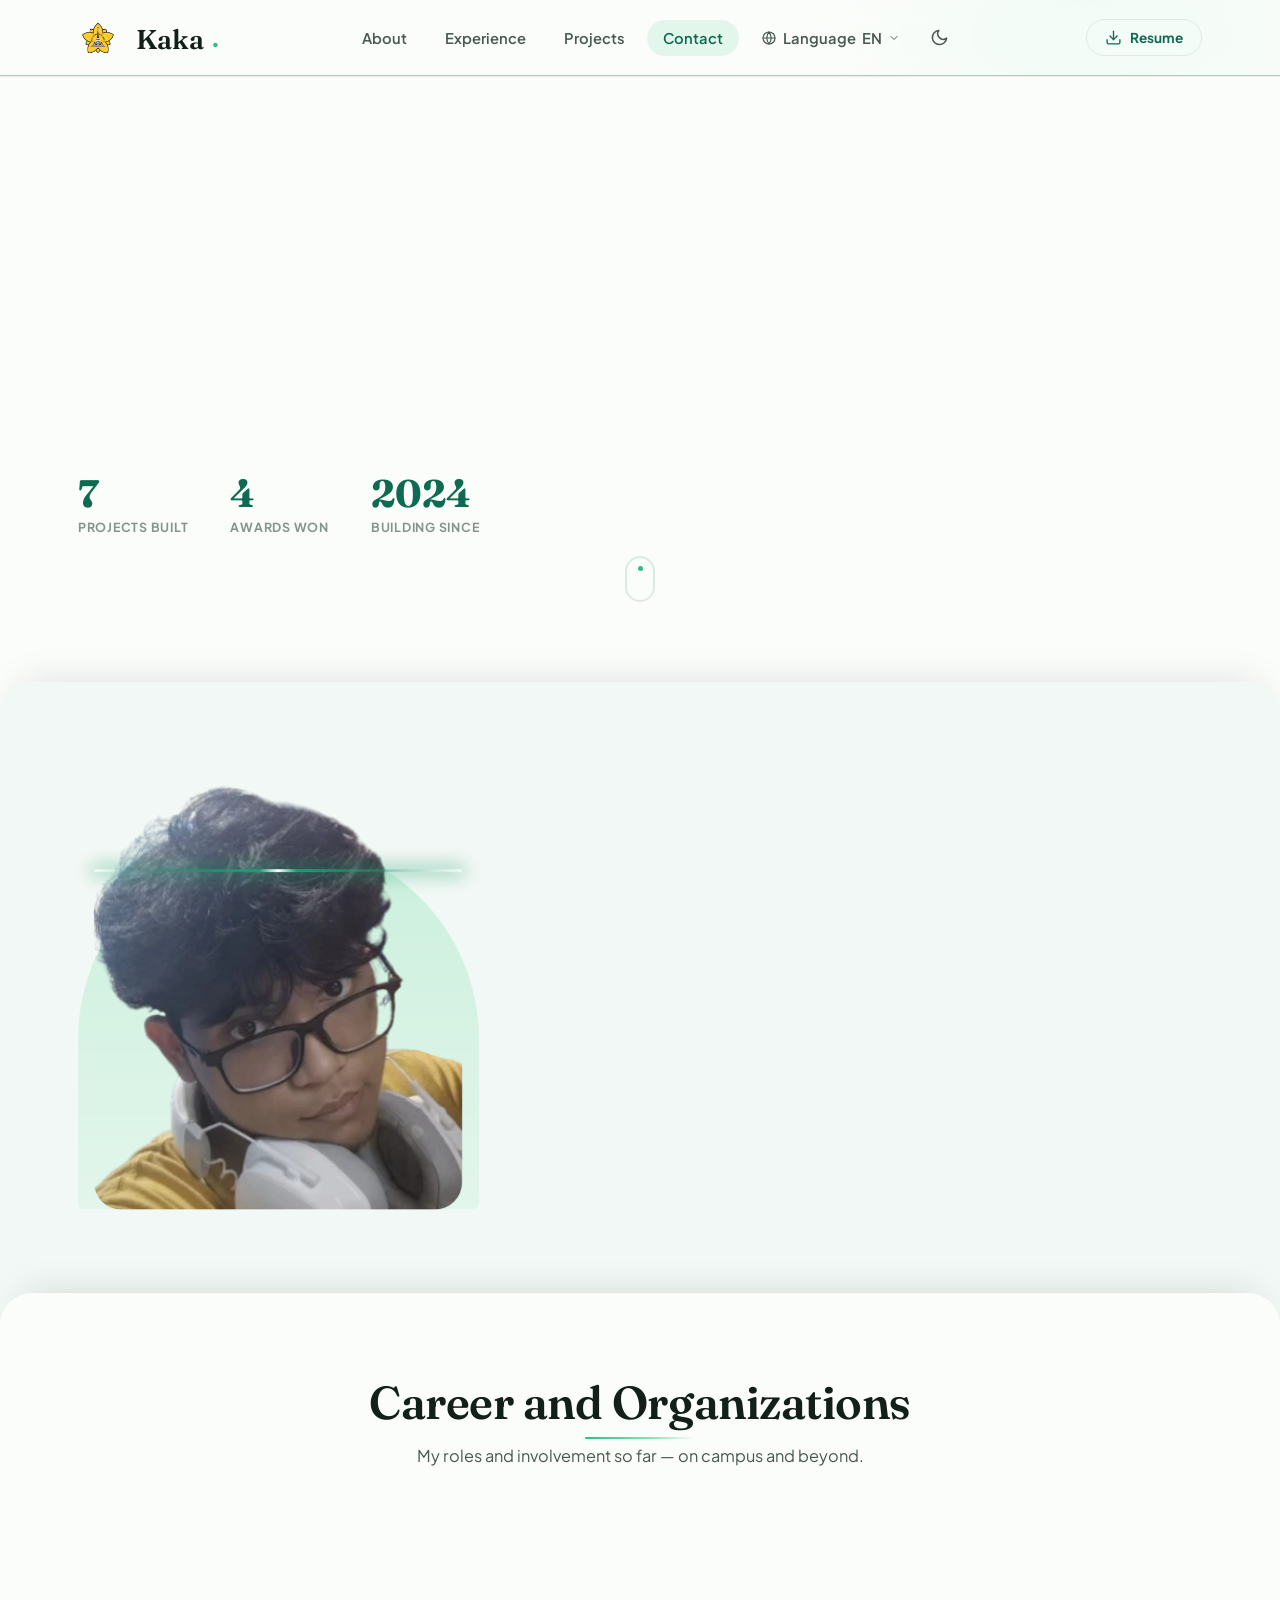
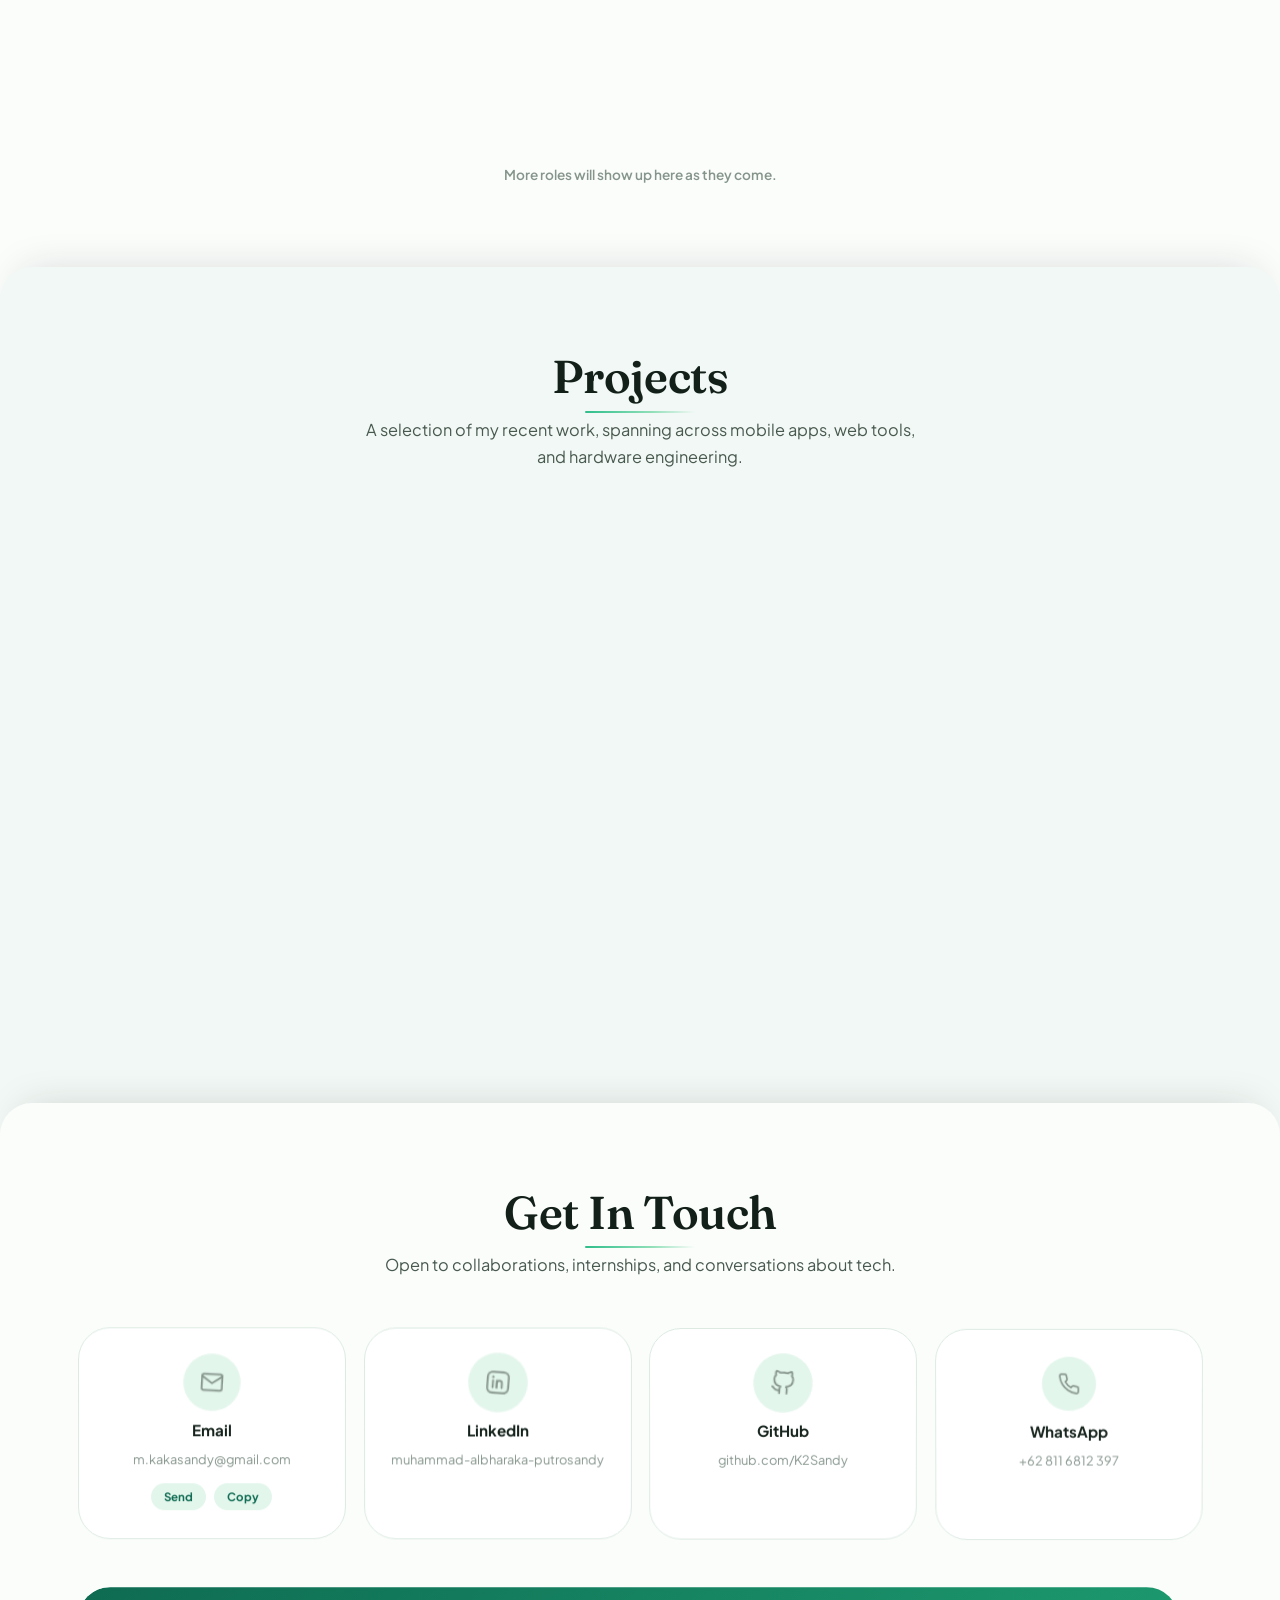
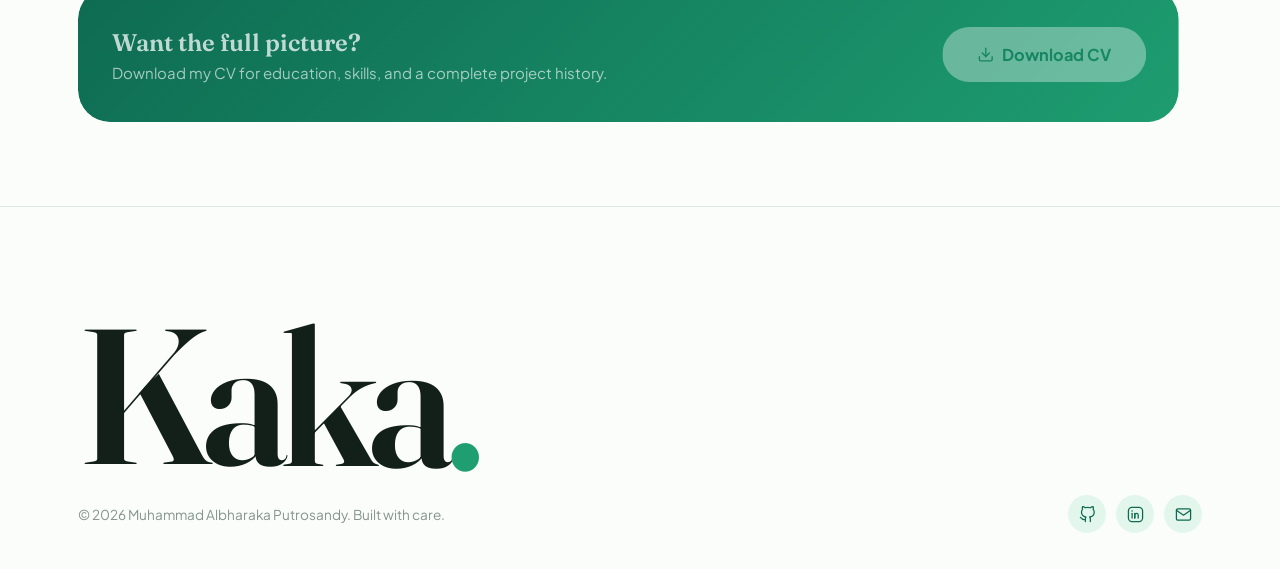
<file: index.html>
<!DOCTYPE html>
<html lang="en" class="no-js">
<head>
<meta charset="UTF-8" />
<meta name="viewport" content="width=device-width, initial-scale=1.0" />
<title>Muhammad Albharaka Putrosandy — Portfolio</title>
<meta name="description" content="Kaka — Computer Science student at Universitas Syiah Kuala building mobile, IoT, AI, and web tools with real-world impact: PulmoTriage, KawalTumbuh, ASKARA, GlucoScan, MindGuard, WindSense, and EscapeDisaster." />
<meta name="theme-color" content="#1E9E71" />
<script>try{if(localStorage.getItem("kaka-theme")==="dark")document.documentElement.setAttribute("data-theme","dark")}catch(e){}try{var sl=localStorage.getItem("kaka-lang");if(!sl){var ns=navigator.languages&&navigator.languages.length?navigator.languages:[navigator.language||"en"];for(var i=0;i<ns.length;i++){var cd=String(ns[i]).toLowerCase().split("-")[0];if(cd==="en"||cd==="id"||cd==="in"||cd==="zh"){break}if(cd==="tl"||cd==="fil"){sl="tl";break}}}if(sl==="tl")document.documentElement.classList.add("pl-tl")}catch(e){}</script>
<script>
/* Preloader gate: runs before first paint. Skips the intro on repeat visits in
   the same tab session (add ?preloader to the URL to force it while testing),
   otherwise locks scrolling until the preloader leaves. */
(function () {
  var d = document.documentElement;
  try {
    if (sessionStorage.getItem("kaka-pl") && !/[?&]preloader/.test(location.search)) {
      d.classList.add("skip-preloader");
      return;
    }
  } catch (e) {}
  d.classList.add("is-loading");
  setTimeout(function () { d.classList.remove("is-loading"); }, 10000); /* failsafe */
})();
</script>
<link rel="icon" href="data:image/svg+xml,%3Csvg xmlns='http://www.w3.org/2000/svg' viewBox='0 0 100 100'%3E%3Crect width='100' height='100' rx='24' fill='%231E9E71'/%3E%3Ctext x='50' y='69' font-size='56' font-family='Georgia,serif' fill='white' text-anchor='middle'%3EK%3C/text%3E%3C/svg%3E" />

<link rel="preconnect" href="https://fonts.googleapis.com" />
<link rel="preconnect" href="https://fonts.gstatic.com" crossorigin />
<link href="https://fonts.googleapis.com/css2?family=Fraunces:ital,opsz,wght@0,9..144,400;0,9..144,500;0,9..144,600;0,9..144,700;1,9..144,400;1,9..144,500&family=Plus+Jakarta+Sans:ital,wght@0,400;0,500;0,600;0,700;0,800;1,500&display=swap" rel="stylesheet" />

<link rel="stylesheet" href="assets/css/style.css?v=8" />
<link rel="stylesheet" href="assets/css/enhance.css?v=6" />
<link rel="stylesheet" href="assets/css/rail.css?v=5" />
<noscript><style>.preloader { display: none !important; }</style></noscript>
</head>
<body>
<!-- Preloader: hand-drawn envelope. It draws itself, then opens and slides the letter out once the page is ready. -->
<div class="preloader" id="preloader" role="status" aria-label="Loading">
  <div class="pl-bg"></div>
  <div class="pl-stage">
    <svg class="pl-svg" viewBox="0 0 240 216" aria-hidden="true">
      <g class="pl-bob">
        <!-- open flap, sits behind the letter -->
        <g class="pl-flap-open-wrap">
          <path class="pl-flap-open" d="M61 81 L120 33 L180 81.5 Z" />
        </g>

        <!-- the letter that slides out -->
        <g class="pl-letter">
          <path class="pl-paper" d="M77 92 L163 91.5 L164 156 L76 156.5 Z" />
          <rect class="pl-badge" x="84" y="99" width="19" height="19" rx="5" />
          <path class="pl-k" d="M90 103.5 L90.2 113.5 M96.5 103.2 L90.4 109 L96.8 114" />
          <path class="pl-line" d="M109 106 L152 105.4 M109 113 L141 112.6 M84 127 L154 126.4 M84 135 L148 135.6 M84 143 L128 142.6" />
        </g>

        <!-- front of the envelope + fold lines -->
        <path class="pl-front" pathLength="1" style="--t:0s; --d:.85s" d="M61 81 L180 81.5 L179 169 L120 170.5 L60 168.5 Z" />
        <path class="pl-fold" pathLength="1" d="M62 167 L120 112 L178 167" />

        <!-- closed flap, folds away when the envelope opens -->
        <g class="pl-flap-wrap">
          <path class="pl-flap" pathLength="1" style="--t:.35s; --d:.6s" d="M61 81 L120 128 L180 81.5 Z" />
        </g>
      </g>

      <!-- LOADING, drawn letter by letter -->
      <g class="pl-text pl-loading" transform="translate(0 186)">
        <path class="pl-g" pathLength="1" style="--i:0" transform="translate(60 0)"  d="M2 1 L1.5 19 L13 19.5" />
        <path class="pl-g" pathLength="1" style="--i:1" transform="translate(79 0)"  d="M7.5 1 C3 .5 1 5 1.2 10 C1.4 15 3.5 19.5 8 19.2 C12.5 19 13.5 14 13.2 9.5 C13 4.5 11 1.2 7.5 1" />
        <path class="pl-g" pathLength="1" style="--i:2" transform="translate(98 0)"  d="M1 19.5 L7.2 1 L13.5 19.2 M3.6 13 L11 12.6" />
        <path class="pl-g" pathLength="1" style="--i:3" transform="translate(118 0)" d="M2 1 L1.6 19.3 M2 1 C9 .5 13.5 4 13.2 10 C13 16 9 19.6 1.6 19.3" />
        <path class="pl-g" pathLength="1" style="--i:4" transform="translate(137 0)" d="M2 1.2 L1.8 19.4" />
        <path class="pl-g" pathLength="1" style="--i:5" transform="translate(146 0)" d="M1.5 19.5 L2 1 L12.5 19.2 L12.8 .8" />
        <path class="pl-g" pathLength="1" style="--i:6" transform="translate(165 0)" d="M12.5 4 C9 -.5 2 1 1.5 10 C1.2 17 6 20 10 19 C13 18.2 13.2 14 13 11 L7.5 11.5" />
      </g>

      <!-- HELLO! replaces it when the envelope opens -->
      <g class="pl-text pl-hello" transform="translate(0 186)">
        <path class="pl-g" pathLength="1" style="--i:0" transform="translate(70 0)"  d="M2 1 L1.6 19.5 M12.5 .8 L12.8 19.4 M1.8 10 L12.6 9.6" />
        <path class="pl-g" pathLength="1" style="--i:1" transform="translate(89 0)"  d="M12.5 1.2 L2 1.4 L1.8 19.2 L12.8 19.6 M2 10.2 L10 9.8" />
        <path class="pl-g" pathLength="1" style="--i:2" transform="translate(108 0)" d="M2 1 L1.5 19 L13 19.5" />
        <path class="pl-g" pathLength="1" style="--i:3" transform="translate(127 0)" d="M2 1 L1.5 19 L13 19.5" />
        <path class="pl-g" pathLength="1" style="--i:4" transform="translate(146 0)" d="M7.5 1 C3 .5 1 5 1.2 10 C1.4 15 3.5 19.5 8 19.2 C12.5 19 13.5 14 13.2 9.5 C13 4.5 11 1.2 7.5 1" />
        <path class="pl-g" pathLength="1" style="--i:5" transform="translate(165 0)" d="M2 1 L2 13 M2 18.2 L2.1 18.8" />
      </g>

      <!-- KUMUSTA! — shown instead of HELLO! when the saved language is Tagalog (html.pl-tl, set by the inline script in <head>) -->
      <g class="pl-text pl-hello pl-hello-tl" transform="translate(0 186)">
        <path class="pl-g" pathLength="1" style="--i:0" transform="translate(53 0)"  d="M2 1 L1.8 19.4 M12.5 1 L2.5 11 M5.5 8.2 L13 19.4" />
        <path class="pl-g" pathLength="1" style="--i:1" transform="translate(71 0)"  d="M1.8 1 L1.6 12.5 C1.6 18.5 5 19.6 7.5 19.4 C11 19.2 12.8 16.5 12.7 12 L12.6 1" />
        <path class="pl-g" pathLength="1" style="--i:2" transform="translate(89 0)"  d="M2 19.4 L2 1.2 L8.5 12.5 L15 1.2 L15 19.4" />
        <path class="pl-g" pathLength="1" style="--i:3" transform="translate(111 0)" d="M1.8 1 L1.6 12.5 C1.6 18.5 5 19.6 7.5 19.4 C11 19.2 12.8 16.5 12.7 12 L12.6 1" />
        <path class="pl-g" pathLength="1" style="--i:4" transform="translate(129 0)" d="M12 4 C10 .8 3 .8 2.3 5.2 C1.8 8.8 5.5 9.5 8 10.3 C11.5 11.4 13.4 12.8 12.6 16 C11.6 19.8 4 20 1.5 16" />
        <path class="pl-g" pathLength="1" style="--i:5" transform="translate(147 0)" d="M.8 1.5 L13.2 1.2 M7 1.3 L7.1 19.4" />
        <path class="pl-g" pathLength="1" style="--i:6" transform="translate(165 0)" d="M1 19.5 L7.2 1 L13.5 19.2 M3.6 13 L11 12.6" />
        <path class="pl-g" pathLength="1" style="--i:7" transform="translate(183 0)" d="M2 1 L2 13 M2 18.2 L2.1 18.8" />
      </g>
    </svg>
  </div>
  <!-- exit: a mint curtain sweeps up over the screen, then lifts away to reveal the page -->
  <div class="pl-curtain"></div>
</div>

<div class="scroll-progress" id="scrollProgress"></div>
<div class="bg-blobs" aria-hidden="true"><span class="b1"></span><span class="b2"></span><span class="b3"></span></div>

<header class="navbar" id="navbar">
  <div class="container nav-inner">
  <a href="#hero" class="logo"><img src="assets/img/logo-usk.webp" alt="USK logo" class="usk-logo" /><span class="brand-text">Kaka</span><span class="dot">.</span></a>
    <nav class="nav-links" id="navLinks">
      <a href="#about" class="nav-link" data-i18n="nav.about">About</a>
      <a href="#experience" class="nav-link" data-i18n="nav.experience">Experience</a>
      <a href="#projects" class="nav-link" data-i18n="nav.projects">Projects</a>
      <a href="#contact" class="nav-link" data-i18n="nav.contact">Contact</a>
      <div class="nav-tools">
        <div class="lang-switcher" id="langSwitcher">
          <button type="button" class="nav-link lang-trigger" aria-haspopup="true" aria-expanded="false">
            <span class="lang-trigger-left">
              <svg class="lang-globe" viewBox="0 0 24 24" fill="none" stroke="currentColor" stroke-width="1.8" stroke-linecap="round" stroke-linejoin="round"><circle cx="12" cy="12" r="9"/><line x1="3" y1="12" x2="21" y2="12"/><path d="M12 3a14 14 0 0 1 0 18 14 14 0 0 1 0-18z"/></svg>
              <span data-i18n="nav.language">Language</span>
            </span>
            <span class="lang-trigger-right">
              <span class="lang-current-label">EN</span>
              <svg class="lang-caret" viewBox="0 0 24 24" fill="none" stroke="currentColor" stroke-width="2" stroke-linecap="round" stroke-linejoin="round"><polyline points="6,9 12,15 18,9"/></svg>
            </span>
          </button>
          <div class="lang-dropdown" id="langDropdown" role="menu">
            <button type="button" class="lang-option is-active" data-lang="en" role="menuitem"><span class="flag">🇬🇧</span><span>English</span><svg class="check" viewBox="0 0 24 24" fill="none" stroke="currentColor" stroke-width="2.4" stroke-linecap="round" stroke-linejoin="round"><polyline points="20,6 9,17 4,12"/></svg></button>
            <button type="button" class="lang-option" data-lang="id" role="menuitem"><span class="flag">🇮🇩</span><span>Bahasa Indonesia</span><svg class="check" viewBox="0 0 24 24" fill="none" stroke="currentColor" stroke-width="2.4" stroke-linecap="round" stroke-linejoin="round"><polyline points="20,6 9,17 4,12"/></svg></button>
            <button type="button" class="lang-option" data-lang="zh" role="menuitem"><span class="flag">🇨🇳</span><span>中文</span><svg class="check" viewBox="0 0 24 24" fill="none" stroke="currentColor" stroke-width="2.4" stroke-linecap="round" stroke-linejoin="round"><polyline points="20,6 9,17 4,12"/></svg></button>
            <button type="button" class="lang-option" data-lang="tl" role="menuitem"><span class="flag">🇵🇭</span><span>Tagalog</span><svg class="check" viewBox="0 0 24 24" fill="none" stroke="currentColor" stroke-width="2.4" stroke-linecap="round" stroke-linejoin="round"><polyline points="20,6 9,17 4,12"/></svg></button>
          </div>
        </div>
        <button type="button" class="theme-toggle" id="themeToggle" aria-label="Switch to night mode" title="Switch to night mode">
          <svg class="icon-moon" viewBox="0 0 24 24" fill="none" stroke="currentColor" stroke-width="1.9" stroke-linecap="round" stroke-linejoin="round" aria-hidden="true"><path d="M21 12.8A9 9 0 1 1 11.2 3a7 7 0 0 0 9.8 9.8z"/></svg>
          <svg class="icon-sun" viewBox="0 0 24 24" fill="none" stroke="currentColor" stroke-width="1.9" stroke-linecap="round" stroke-linejoin="round" aria-hidden="true"><circle cx="12" cy="12" r="4.2"/><path d="M12 2.6v2.2M12 19.2v2.2M2.6 12h2.2M19.2 12h2.2M5.35 5.35l1.55 1.55M17.1 17.1l1.55 1.55M18.65 5.35 17.1 6.9M6.9 17.1l-1.55 1.55"/></svg>
        </button>
      </div>
      <a href="assets/cv/CV-Muhammad-Albharaka-Putrosandy.pdf" class="btn btn-outline btn-sm nav-resume-mobile" target="_blank" rel="noopener">
        <svg viewBox="0 0 24 24" fill="none" stroke="currentColor" stroke-width="1.9" stroke-linecap="round" stroke-linejoin="round"><path d="M21 15v4a2 2 0 0 1-2 2H5a2 2 0 0 1-2-2v-4"/><polyline points="7,10 12,15 17,10"/><line x1="12" y1="15" x2="12" y2="3"/></svg>
        <span data-i18n="nav.resume">Resume</span>
      </a>
    </nav>
    <div class="nav-actions">
      <a href="assets/cv/CV-Muhammad-Albharaka-Putrosandy.pdf" class="btn btn-outline btn-sm" target="_blank" rel="noopener">
        <svg viewBox="0 0 24 24" fill="none" stroke="currentColor" stroke-width="1.9" stroke-linecap="round" stroke-linejoin="round"><path d="M21 15v4a2 2 0 0 1-2 2H5a2 2 0 0 1-2-2v-4"/><polyline points="7,10 12,15 17,10"/><line x1="12" y1="15" x2="12" y2="3"/></svg>
        <span data-i18n="nav.resume">Resume</span>
      </a>
      <button class="nav-toggle" id="navToggle" aria-label="Toggle menu" aria-expanded="false">
        <span></span><span></span><span></span>
      </button>
    </div>
  </div>
</header>

<main>

  <!-- ============================= HERO ============================= -->
  <section class="hero" id="hero">
    <div class="container hero-inner">
      <div class="hero-text">
        <h1 data-i18n-html="hero.title_html">Hello, I am <span class="highlight">Kaka</span></h1>
        <p class="hero-quote" data-i18n-html="hero.quote_html"><strong>“Every expert was once a beginner.”</strong> This is my journey as a tech developer striving to craft meaningful and impactful digital solutions.</p>
        <div class="hero-actions">
          <a href="#projects" class="btn btn-primary" data-i18n="hero.btnWork">See My Work</a>
          <a href="#contact" class="btn btn-ghost" data-i18n="hero.btnContact">Get in Touch</a>
        </div>
        <div class="hero-stats">
          <div class="stat"><span class="stat-num" id="statProjects" data-count="4">0</span><span class="stat-label" data-i18n="hero.statProjects">Projects Built</span></div>
          <div class="stat"><span class="stat-num" id="statAwards" data-count="4">0</span><span class="stat-label" data-i18n="hero.statAwards">Awards Won</span></div>
          <div class="stat"><span class="stat-num" data-count="2024">0</span><span class="stat-label" data-i18n="hero.statBuilding">Building Since</span></div>
        </div>
      </div>
      <div class="hero-visual">
        <!-- watercolor paint behind the portrait (image + sizing in enhance.css, section 6) -->
        <div class="hero-paint" aria-hidden="true"></div>
        <div class="hero-ring" aria-hidden="true"></div>
        <div class="profile-frame scan-frame">
          <img class="scan-image" src="assets/img/main-photo.webp" alt="Portrait of Muhammad Albharaka Putrosandy" loading="eager" />
        </div>
        <div class="hero-badge" data-i18n="hero.badge">🎓&nbsp; CS Student · Universitas Syiah Kuala</div>

        <!--
          One floating stack card. Decorative (aria-hidden) and language
          neutral, so there is nothing here to translate. The chips mirror
          what the project write-ups actually say was used: Vanilla JS
          (MindGuard), Kotlin + Jetpack Compose (GlucoScan), C/C++ on
          Arduino (WindSense).
        -->
        <div class="hero-artifacts" aria-hidden="true">
          <figure class="artifact artifact--stack" data-depth="2.2">
            <span class="artifact-label">Tech Stack</span>
            <div class="artifact-chips">
              <span class="artifact-chip">JavaScript</span>
              <span class="artifact-chip">Kotlin</span>
              <span class="artifact-chip">Compose</span>
              <span class="artifact-chip">C/C++</span>
              <span class="artifact-chip">Arduino</span>
            </div>
          </figure>
        </div>
      </div>
    </div>
    <button class="scroll-cue" id="scrollCueBtn" aria-label="Scroll to About section" onclick="document.getElementById('about').scrollIntoView({behavior:'smooth'})">
      <span></span>
    </button>
  </section>

  <!-- ============================= ABOUT ============================= -->
  <section class="about section-pad" id="about">
    <div class="container about-inner">
      <div class="about-visual">
        <!-- mint arch behind the cut-out photo (styles in enhance.css) -->
        <div class="arch">
          <img class="arch-img" src="assets/img/second.webp" alt="Illustration for About section" loading="lazy" />
        </div>
      </div>
      <div class="about-text reveal">
        <h2 class="section-title" style="margin-bottom:22px;" data-i18n="about.title">About Kaka</h2>
        <p class="lead" data-i18n="about.lead">I am a Computer Science student at Universitas Syiah Kuala, driven to develop tools that serve a clear purpose. I thrive on building functional, efficient solutions to tackle real-world challenges. Every expert was once a beginner, and I'm dedicated to continuously learning and engineering technology that creates meaningful impact.</p>
        <div class="about-facts">
          <div class="fact">
            <strong data-i18n="about.factEducation">🎓 Education</strong>
            <span data-i18n="about.factEducationValue">Computer Science, Universitas Syiah Kuala</span>
          </div>
          <div class="fact">
            <strong data-i18n="about.factBased">📍 Based in</strong>
            <span data-i18n="about.factBasedValue">Banda Aceh, Indonesia</span>
          </div>
          <div class="fact">
            <strong data-i18n="about.factFocus">💡 Focus areas</strong>
            <span data-i18n="about.factFocusValue">Mobile Apps · IoT · Human-centered Tech</span>
          </div>
          <div class="fact">
            <strong data-i18n="about.factGpa">📊 GPA</strong>
            <span>3.95 / 4.00</span>
          </div>
        </div>
      </div>
    </div>
  </section>

  <!-- ============================= EXPERIENCE ============================= -->
  <section class="experience section-pad" id="experience">
    <div class="container">
      <div class="section-head" style="text-align:center;">
        <h2 class="section-title center" data-i18n="experience.title">Career and Organizations</h2>
        <p class="section-sub center" data-i18n="experience.subtitle">My roles and involvement so far - on campus and beyond.</p>
      </div>

      <div class="experience-list">
        <div class="experience-row reveal">
          <div class="org-logo" title="BEM MIPA — Social and Humanity Division">
            <img src="assets/img/bem.webp" alt="BEM MIPA logo" width="64" height="64" class="reveal from-left" />
          </div>
          <div class="org-details">
            <div class="org-top">
              <h4><span data-i18n="experience.bemRole">Student Executive Board MIPA</span> <span class="org-div" data-i18n="experience.bemDiv">— Social affair Division</span></h4>
              <span class="pill pill-outline">2025 – Present</span>
            </div>
            <p class="org-org">Universitas Syiah Kuala</p>
          </div>
        </div>
        <div class="experience-row reveal">
          <div class="org-logo" title="Informatics Student Association">
            <img src="assets/img/himpunan-infor.webp" alt="Informatics Student Association logo" width="48" height="48" class="reveal from-left" />
          </div>
          <div class="org-details">
            <div class="org-top">
              <h4><span data-i18n="experience.himaRole">Informatics Student Association</span> <span class="org-div" data-i18n="experience.himaDiv">— Member</span></h4>
              <span class="pill pill-outline">2026 – Present</span>
            </div>
            <p class="org-org">Universitas Syiah Kuala</p>
          </div>
        </div>
      </div>

      <p class="experience-note" data-i18n="experience.note">More roles will show up here as they come.</p>

      <!--
        Add another role by duplicating the block below inside .experience-list:

        <div class="experience-row reveal">
          <div class="org-logo" title="Add organization logo here">
            <svg viewBox="0 0 24 24" fill="none" stroke="currentColor" stroke-width="1.6" stroke-linecap="round" stroke-linejoin="round"><path d="M3 21h18M5 21V7l7-4 7 4v14M9 9h1M9 13h1M14 9h1M14 13h1"/></svg>
          </div>
          <div class="org-details">
            <div class="org-top">
              <h4>Org Name <span class="org-div">— Role / Division</span></h4>
              <span class="pill pill-outline">Month Year – Month Year</span>
            </div>
            <p class="org-org">Company / Institution</p>
          </div>
        </div>
      -->
    </div>
  </section>

  <!-- ============================= PROJECTS ============================= -->
  <section class="projects section-pad" id="projects">
    <div class="container">
      <div class="section-head" style="text-align:center;">
        <h2 class="section-title center" data-i18n="projects.title">Projects</h2>
        <p class="section-sub center" data-i18n="projects.subtitle">A selection of my recent work, spanning across mobile apps, web tools, and hardware engineering.</p>
      </div>

      <!-- Projects rail + genre list: rendered by assets/js/rail.js (styles: assets/css/rail.css),
           data from assets/js/projects-data.js (see the "genres" line of each project).

           TO GO BACK TO THE OLD STACKED CARDS:
           1) delete the <div id="prailRoot"> line below and un-comment the two old lines here
           2) in assets/js/main.js, delete the 4-line "prailRoot" block at the top of renderProjectGrid()
           (rail.css / rail.js can stay, they do nothing without #prailRoot)

           OLD (kept for revert):
           <div class="project-filters" id="projectFilters"></div>
           <div class="pstack" id="projectGrid"></div>
      -->
      <div id="prailRoot" class="reveal"></div>
    </div>
  </section>

  <!-- ============================= CONTACT ============================= -->
  <section class="contact section-pad" id="contact">
    <div class="container contact-inner">
      <div class="section-head" style="text-align:center;">
        <h2 class="section-title center" data-i18n="contact.title">Get In Touch</h2>
        <p class="section-sub center" data-i18n="contact.subtitle">Open to collaborations, internships, and conversations about tech.</p>
      </div>

      <div class="contact-grid">
        <div class="contact-card contact-card--email">
          <span class="contact-icon">
            <svg viewBox="0 0 24 24" fill="none" stroke="currentColor" stroke-width="1.8" stroke-linecap="round" stroke-linejoin="round"><path d="M4 4h16c1.1 0 2 .9 2 2v12c0 1.1-.9 2-2 2H4c-1.1 0-2-.9-2-2V6c0-1.1.9-2 2-2z"/><polyline points="22,6 12,13 2,6"/></svg>
          </span>
          <strong data-i18n="contact.emailLabel">Email</strong>
          <span>m.kakasandy@gmail.com</span>
          <div class="contact-card-actions">
            <a href="mailto:m.kakasandy@gmail.com" class="mini-link" data-i18n="contact.send">Send</a>
            <button type="button" class="copy-chip" data-copy="m.kakasandy@gmail.com" data-i18n="contact.copy">Copy</button>
          </div>
        </div>

        <a class="contact-card" href="https://linkedin.com/in/muhammad-albharaka-putrosandy" target="_blank" rel="noopener">
          <span class="contact-icon">
            <svg viewBox="0 0 24 24" fill="none">
              <rect x="2" y="2" width="20" height="20" rx="5" stroke="currentColor" stroke-width="1.8"/>
              <circle cx="7.2" cy="7" r="1.15" fill="currentColor"/>
              <line x1="7.2" y1="10.3" x2="7.2" y2="17" stroke="currentColor" stroke-width="1.8" stroke-linecap="round"/>
              <path d="M11 17v-4.3c0-1.5 1-2.4 2.4-2.4s2.4.9 2.4 2.4V17" stroke="currentColor" stroke-width="1.8" stroke-linecap="round"/>
              <line x1="11" y1="10.3" x2="11" y2="17" stroke="currentColor" stroke-width="1.8" stroke-linecap="round"/>
            </svg>
          </span>
          <strong data-i18n="contact.linkedinLabel">LinkedIn</strong>
          <span>muhammad-albharaka-putrosandy</span>
        </a>

        <a class="contact-card" href="https://github.com/K2Sandy" target="_blank" rel="noopener">
          <span class="contact-icon">
            <svg viewBox="0 0 24 24" fill="none" stroke="currentColor" stroke-width="1.8" stroke-linecap="round" stroke-linejoin="round"><path d="M9 19c-5 1.5-5-2.5-7-3m14 6v-3.87a3.37 3.37 0 0 0-.94-2.61c3.14-.35 6.44-1.54 6.44-7A5.44 5.44 0 0 0 20 4.77 5.07 5.07 0 0 0 19.91 1S18.73.65 16 2.48a13.38 13.38 0 0 0-7 0C6.27.65 5.09 1 5.09 1A5.07 5.07 0 0 0 5 4.77a5.44 5.44 0 0 0-1.5 3.78c0 5.42 3.3 6.61 6.44 7A3.37 3.37 0 0 0 9 18.13V22"/></svg>
          </span>
          <strong data-i18n="contact.githubLabel">GitHub</strong>
          <span>github.com/K2Sandy</span>
        </a>

        <a class="contact-card" href="https://wa.me/628116812397" target="_blank" rel="noopener">
          <span class="contact-icon">
            <svg viewBox="0 0 24 24" fill="none" stroke="currentColor" stroke-width="1.8" stroke-linecap="round" stroke-linejoin="round"><path d="M22 16.92v3a2 2 0 0 1-2.18 2 19.79 19.79 0 0 1-8.63-3.07 19.5 19.5 0 0 1-6-6 19.79 19.79 0 0 1-3.07-8.67A2 2 0 0 1 4.11 2h3a2 2 0 0 1 2 1.72c.13.96.36 1.9.7 2.81a2 2 0 0 1-.45 2.11L8.09 9.91a16 16 0 0 0 6 6l1.27-1.27a2 2 0 0 1 2.11-.45c.91.34 1.85.57 2.81.7A2 2 0 0 1 22 16.92z"/></svg>
          </span>
          <strong data-i18n="contact.whatsappLabel">WhatsApp</strong>
          <span>+62 811 6812 397</span>
        </a>
      </div>

      <div class="cv-cta reveal">
        <div class="cv-cta-text">
          <h3 data-i18n="contact.cvTitle">Want the full picture?</h3>
          <p data-i18n="contact.cvText">Download my CV for education, skills, and a complete project history.</p>
        </div>
        <a href="assets/cv/CV-Muhammad-Albharaka-Putrosandy.pdf" class="btn btn-primary btn-lg" target="_blank" rel="noopener">
          <svg viewBox="0 0 24 24" fill="none" stroke="currentColor" stroke-width="1.9" stroke-linecap="round" stroke-linejoin="round"><path d="M21 15v4a2 2 0 0 1-2 2H5a2 2 0 0 1-2-2v-4"/><polyline points="7,10 12,15 17,10"/><line x1="12" y1="15" x2="12" y2="3"/></svg>
          <span data-i18n="contact.downloadCv">Download CV</span>
        </a>
      </div>
    </div>
  </section>

</main>

<footer class="site-footer">
  <div class="container footer-mark-wrap" aria-hidden="true">
    <p class="footer-mark"><span class="fm-l">K</span><span class="fm-l">a</span><span class="fm-l">k</span><span class="fm-l">a</span><span class="fm-l dot">.</span></p>
  </div>
  <div class="container footer-inner">
    <p>© <span id="year">2026</span> Muhammad Albharaka Putrosandy. <span data-i18n="footer.builtWith">Built with care.</span></p>
    <div class="footer-links">
      <a href="https://github.com/K2Sandy" target="_blank" rel="noopener" aria-label="GitHub">
        <svg viewBox="0 0 24 24" fill="none" stroke="currentColor" stroke-width="1.8" stroke-linecap="round" stroke-linejoin="round"><path d="M9 19c-5 1.5-5-2.5-7-3m14 6v-3.87a3.37 3.37 0 0 0-.94-2.61c3.14-.35 6.44-1.54 6.44-7A5.44 5.44 0 0 0 20 4.77 5.07 5.07 0 0 0 19.91 1S18.73.65 16 2.48a13.38 13.38 0 0 0-7 0C6.27.65 5.09 1 5.09 1A5.07 5.07 0 0 0 5 4.77a5.44 5.44 0 0 0-1.5 3.78c0 5.42 3.3 6.61 6.44 7A3.37 3.37 0 0 0 9 18.13V22"/></svg>
      </a>
      <a href="https://linkedin.com/in/muhammad-albharaka-putrosandy" target="_blank" rel="noopener" aria-label="LinkedIn">
        <svg viewBox="0 0 24 24" fill="none">
          <rect x="2" y="2" width="20" height="20" rx="5" stroke="currentColor" stroke-width="1.8"/>
          <circle cx="7.2" cy="7" r="1.15" fill="currentColor"/>
          <line x1="7.2" y1="10.3" x2="7.2" y2="17" stroke="currentColor" stroke-width="1.8" stroke-linecap="round"/>
          <path d="M11 17v-4.3c0-1.5 1-2.4 2.4-2.4s2.4.9 2.4 2.4V17" stroke="currentColor" stroke-width="1.8" stroke-linecap="round"/>
          <line x1="11" y1="10.3" x2="11" y2="17" stroke="currentColor" stroke-width="1.8" stroke-linecap="round"/>
        </svg>
      </a>
      <a href="mailto:m.kakasandy@gmail.com" aria-label="Email">
        <svg viewBox="0 0 24 24" fill="none" stroke="currentColor" stroke-width="1.8" stroke-linecap="round" stroke-linejoin="round"><path d="M4 4h16c1.1 0 2 .9 2 2v12c0 1.1-.9 2-2 2H4c-1.1 0-2-.9-2-2V6c0-1.1.9-2 2-2z"/><polyline points="22,6 12,13 2,6"/></svg>
      </a>
    </div>
  </div>
</footer>

<button class="back-to-top" id="backToTop" aria-label="Back to top">
  <svg viewBox="0 0 24 24" fill="none" stroke="currentColor" stroke-width="2.2" stroke-linecap="round" stroke-linejoin="round"><line x1="12" y1="19" x2="12" y2="5"/><polyline points="5,12 12,5 19,12"/></svg>
</button>

<script src="assets/js/projects-data.js?v=5"></script>
<script src="assets/js/i18n.js?v=6"></script>
<script src="assets/js/rail.js?v=5"></script>
<script src="assets/js/main.js?v=7"></script>
<script src="assets/vendor/gsap.min.js"></script>
<script src="assets/vendor/ScrollTrigger.min.js"></script>
<script src="assets/js/enhance.js?v=5"></script>
</body>
</html>
</file>
<file: assets/css/style.css>
/* =========================================================================
   KAKA — PORTFOLIO
   Design system: "Scan" — a nod to the label/content-scanning theme that
   runs through Kaka's own projects (GlucoScan, MindGuard). A thin light
   sweep animates through circular frames and card headers as the one
   signature motif; everything else stays quiet and disciplined.
   ========================================================================= */

/* ---------- Tokens ---------- */
:root {
  /* Color */
  --paper: #FBFDFB;
  --paper-dim: #F2F8F5;
  --mint-mist: #E3F6EC;
  --mint-100: #CBF0DD;
  --mint-300: #8FDFB8;
  --mint-500: #2FBE8B;
  --mint-600: #1E9E71;
  --teal-deep: #0E6B52;
  --teal-deep-2: var(--mint-600);
  --marquee-contrast: rgba(255,255,250,0.06);
  --ink: #122019;
  --ink-soft: #48594F;
  --ink-faint: #85958C;
  --line: #DCEAE2;
  --line-soft: #EAF3EE;
  --white: #FFFFFF;

  --gold: #C8952B;
  --gold-bg: #FCF1D8;
  --gold-border: #EFD9A0;
  --silver: #6B7A82;
  --silver-bg: #EEF2F3;
  --silver-border: #D3DBDE;
  --bronze: #B06A34;
  --bronze-bg: #F7E7D6;
  --bronze-border: #EBCBA4;

  /* Type */
  --font-display: 'Fraunces', Georgia, 'Times New Roman', serif;
  --font-body: 'Plus Jakarta Sans', -apple-system, BlinkMacSystemFont, 'Segoe UI', sans-serif;
  /* system monospace only — the code artifacts must not cost a font request */
  --font-mono: ui-monospace, SFMono-Regular, 'SF Mono', Menlo, Consolas, 'Liberation Mono', monospace;

  /* Shape */
  --radius-sm: 10px;
  --radius-md: 20px;
  --radius-lg: 32px;
  --radius-full: 999px;
  /* Nesting ladder: an inner corner always steps DOWN from its container
     (card 32 -> media 20). A square corner inside a rounded parent is the
     one thing this system never does. */
  --radius-media: 20px;

  /* Surface ladder: alternating bands carry the section rhythm, so the
     page reads as zones rather than one flat sheet. */
  --surface-0: var(--paper);
  --surface-1: var(--paper-dim);

  /* Shadow */
  --shadow-sm: 0 2px 10px rgba(18, 32, 25, 0.06);
  --shadow-md: 0 10px 28px rgba(18, 32, 25, 0.09);
  --shadow-lg: 0 24px 56px rgba(18, 32, 25, 0.14);

  /* Role tokens: let the night theme change meaning without touching every rule.
     --white is "card surface"; --on-accent is "text/icons sitting on a green or colored fill". */
  --on-accent: #FFFFFF;
  --accent-text: var(--teal-deep);   /* green text on a surface */
  --inverse-bg: var(--ink);          /* active filter chip, toast */
  --inverse-text: #FFFFFF;
  --navbar-bg: rgba(251, 253, 251, 0.7);
  --sheen: rgba(255, 255, 255, 0.75);

  /* Motion */
  --ease: cubic-bezier(.22, .68, .1, 1);
  --dur-sm: .25s;
  --dur-md: .5s;

  --nav-h: 76px;
}

/* ---------- Night mode (green, never grey) ----------
   Light is the default. Dark only turns on when data-theme="dark" is set on <html>
   (by the toggle in the navbar; the choice is saved in localStorage as "kaka-theme"). */
:root[data-theme="dark"] {
  color-scheme: dark;

  --paper: #0A1410;
  --paper-dim: #0E1B15;
  --mint-mist: #13271E;
  --mint-100: #173626;
  --mint-300: #2B5F48;
  /* --mint-500 / --mint-600 / --teal-deep stay: they are the brand greens */
  --ink: #E4F1EA;
  --ink-soft: #A7BDB1;
  --ink-faint: #7A9084;
  --line: #20382C;
  --line-soft: #172A20;
  --white: #112119;                  /* card surface */

  --gold: #E3B04B;
  --gold-bg: rgba(227, 176, 75, 0.14);
  --gold-border: rgba(227, 176, 75, 0.38);
  --silver: #9FB0B8;
  --silver-bg: rgba(159, 176, 184, 0.12);
  --silver-border: rgba(159, 176, 184, 0.3);
  --bronze: #D9935B;
  --bronze-bg: rgba(217, 147, 91, 0.14);
  --bronze-border: rgba(217, 147, 91, 0.38);

  --shadow-sm: 0 2px 10px rgba(0, 0, 0, 0.35);
  --shadow-md: 0 10px 28px rgba(0, 0, 0, 0.42);
  --shadow-lg: 0 24px 56px rgba(0, 0, 0, 0.55);

  --accent-text: #6FE3B1;            /* bright mint for green text on dark */
  --inverse-bg: var(--mint-600);
  --inverse-text: #FFFFFF;
  --navbar-bg: rgba(10, 20, 16, 0.72);
  --sheen: rgba(255, 255, 255, 0.05);
}

/* ---------- Reset ---------- */
* , *::before, *::after { box-sizing: border-box; }
html { scroll-behavior: smooth; }
body {
  margin: 0;
  font-family: var(--font-body);
  background: var(--paper);
  color: var(--ink);
  -webkit-font-smoothing: antialiased;
  overflow-x: hidden;
}
img, svg { display: block; max-width: 100%; }
a { color: inherit; text-decoration: none; }
ul { list-style: none; margin: 0; padding: 0; }
h1, h2, h3, h4, p, figure { margin: 0; }
button { font-family: inherit; cursor: pointer; }
input, select, textarea { font-family: inherit; }

::selection { background: var(--mint-300); color: var(--ink); }

:focus-visible {
  outline: 2.5px solid var(--mint-600);
  outline-offset: 3px;
  border-radius: 4px;
}

/* no-JS safety net: never leave content permanently invisible */
.no-js .reveal,
.no-js .reveal-stagger,
.no-js .reveal-stagger > * {
  opacity: 1 !important;
  transform: none !important;
}

@media (prefers-reduced-motion: reduce) {
  html { scroll-behavior: auto; }
  *, *::before, *::after {
    animation-duration: .001ms !important;
    animation-iteration-count: 1 !important;
    transition-duration: .001ms !important;
    scroll-behavior: auto !important;
  }
}

/* ---------- Layout helpers ---------- */
.container {
  width: 100%;
  max-width: 1180px;
  margin-inline: auto;
  padding-inline: 28px;
}
main { display: block; }
section { position: relative; }
section + section { border-top: 1px solid var(--line); }

/* ---------- Surface rhythm (homepage) ----------
   hero(0) -> about(1) -> experience(0) -> projects(1) -> contact(0): every
   adjacent pair differs in value, so the hairline rule above is redundant
   here and the value change does the work instead. Project detail pages
   are untouched and keep their hairlines. */
.hero, .experience, .contact { background: var(--surface-0); }
.about, .projects { background: var(--surface-1); }
.about, .experience, .projects, .contact { border-top-color: transparent; }

.section-pad { padding-block: clamp(48px, 7vw, 84px); }

.center { text-align: center; }
.mx-auto { margin-inline: auto; }

.section-eyebrow {
  display: inline-flex;
  align-items: center;
  gap: 8px;
  font-size: 0.78rem;
  font-weight: 700;
  letter-spacing: 0.14em;
  text-transform: uppercase;
  color: var(--accent-text);
  margin-bottom: 14px;
}
.section-eyebrow::before {
  content: '';
  width: 7px;
  height: 7px;
  border-radius: 50%;
  background: var(--mint-500);
  box-shadow: 0 0 0 4px var(--mint-mist);
}
.section-eyebrow.center { justify-content: center; }

h2.section-title {
  font-family: var(--font-display);
  font-weight: 600;
  font-size: clamp(2rem, 3.6vw, 2.9rem);
  letter-spacing: -0.01em;
  line-height: 1.1;
  color: var(--min);
}
.section-sub {
  max-width: 560px;
  margin-top: 14px;
  color: var(--ink-soft);
  font-size: 1.02rem;
  line-height: 1.65;
}
.section-sub.center { margin-inline: auto; }
.section-head { margin-bottom: 48px; }

/* ---------- Buttons ---------- */
.btn {
  display: inline-flex;
  align-items: center;
  justify-content: center;
  gap: 8px;
  padding: 13px 26px;
  border-radius: var(--radius-full);
  font-weight: 700;
  font-size: 0.95rem;
  border: 1.5px solid transparent;
  transition: transform var(--dur-sm) var(--ease), box-shadow var(--dur-sm) var(--ease), background var(--dur-sm) var(--ease), border-color var(--dur-sm) var(--ease), color var(--dur-sm) var(--ease);
  white-space: nowrap;
}
.btn svg { width: 17px; height: 17px; flex-shrink: 0; }
.btn-primary {
  background: linear-gradient(135deg, var(--mint-500), var(--mint-600));
  color: var(--on-accent);
  box-shadow: 0 10px 24px -8px rgba(30, 158, 113, 0.55);
}
.btn-primary:hover { transform: translateY(-2px); box-shadow: 0 14px 28px -8px rgba(30, 158, 113, 0.65); }
.btn-outline {
  background: transparent;
  color: var(--accent-text);
  border-color: var(--line);
}
.btn-outline:hover { border-color: var(--mint-500); background: var(--mint-mist); }
.btn-ghost {
  background: var(--mint-mist);
  color: var(--accent-text);
}
.btn-ghost:hover { background: var(--mint-100); transform: translateY(-2px); }
.btn-lg { padding: 16px 34px; font-size: 1.02rem; }
.btn-sm { padding: 9px 18px; font-size: 0.85rem; }
.btn-block { width: 100%; }

/* ---------- Decorative background blobs ---------- */
.bg-blobs {
  position: fixed;
  inset: 0;
  z-index: -1;
  overflow: hidden;
  pointer-events: none;
}
.bg-blobs span {
  position: absolute;
  border-radius: 50%;
  filter: blur(60px);
  opacity: 0.55;
  background: radial-gradient(circle at 30% 30%, var(--mint-100), transparent 70%);
}
.bg-blobs .b1 { width: 520px; height: 520px; top: -180px; right: -160px; }
.bg-blobs .b2 { width: 420px; height: 420px; top: 55vh; left: -200px; background: radial-gradient(circle at 30% 30%, var(--mint-mist), transparent 70%); }
.bg-blobs .b3 { width: 380px; height: 380px; bottom: -160px; right: 8vw; opacity: 0.4; }

/* ---------- Scroll progress bar ---------- */
.scroll-progress {
  position: fixed;
  top: 0; left: 0;
  height: 3px;
  width: 0%;
  background: linear-gradient(90deg, var(--mint-500), var(--teal-deep));
  z-index: 1000;
  transition: width .12s linear;
}

/* ---------- Navbar ---------- */
.navbar {
  position: sticky;
  top: 0;
  z-index: 900;
  height: var(--nav-h);
  display: flex;
  align-items: center;
  background: var(--navbar-bg);
  backdrop-filter: blur(14px) saturate(160%);
  -webkit-backdrop-filter: blur(14px) saturate(160%);
  border-bottom: 1px solid var(--mint-300);
  box-shadow: 0 1px 0 rgba(30, 158, 113, 0.12);
  transition: border-color var(--dur-sm) var(--ease), box-shadow var(--dur-sm) var(--ease), background var(--dur-sm) var(--ease);
}
.navbar.is-scrolled {
  border-bottom-color: var(--line);
  box-shadow: 0 4px 24px rgba(18,32,25,0.05);
}
.nav-inner {
  display: flex;
  align-items: center;
  justify-content: space-between;
  gap: 24px;
}
.logo {
  font-family: var(--font-display);
  font-size: 1.7rem;
  font-weight: 600;
  color: var(--ink);
  display: inline-flex;
  align-items: center;
  gap: 8px;
}
.logo .brand-text { display: inline-block; transform: translateY(2px); line-height: 1; }
.logo .dot { color: var(--mint-500); font-size: 1.6rem; line-height: 0; }
.logo .usk-logo { width: 40px; height: 40px; margin-right: 10px; border-radius: 50%; object-fit: cover; background-color: transparent; box-shadow: none; display: inline-block; vertical-align: middle; }
.usk-logo-right { display: none; }
.nav-links {
  display: flex;
  align-items: center;
  gap: 6px;
}
.nav-link {
  position: relative;
  padding: 9px 16px;
  border-radius: var(--radius-full);
  font-size: 0.92rem;
  font-weight: 600;
  color: var(--ink-soft);
  transition: color var(--dur-sm) var(--ease), background var(--dur-sm) var(--ease);
}
.nav-link:hover { color: var(--accent-text); background: var(--mint-mist); }
.nav-link.is-active { color: var(--accent-text); background: var(--mint-mist); }
.nav-actions { display: flex; align-items: center; gap: 10px; }

.nav-toggle {
  display: none;
  flex-direction: column;
  justify-content: center;
  gap: 5px;
  width: 40px;
  height: 40px;
  border: none;
  background: var(--mint-mist);
  border-radius: var(--radius-full);
}
.nav-toggle span {
  display: block;
  width: 16px;
  height: 2px;
  margin-inline: auto;
  background: var(--ink);
  border-radius: 2px;
  transition: transform var(--dur-sm) var(--ease), opacity var(--dur-sm) var(--ease);
}
.nav-toggle.is-open span:nth-child(1) { transform: translateY(7px) rotate(45deg); }
.nav-toggle.is-open span:nth-child(2) { opacity: 0; }
.nav-toggle.is-open span:nth-child(3) { transform: translateY(-7px) rotate(-45deg); }

/* ---------- Language switcher ---------- */
.lang-switcher { position: relative; }
.lang-trigger {
  display: inline-flex;
  align-items: center;
  gap: 6px;
  background: none;
  border: none;
  cursor: pointer;
}
.lang-trigger svg.lang-globe { width: 16px; height: 16px; }
.lang-trigger .lang-caret { width: 12px; height: 12px; transition: transform var(--dur-sm) var(--ease); }
.lang-switcher.is-open .lang-trigger .lang-caret { transform: rotate(180deg); }
.lang-trigger-left, .lang-trigger-right {
  display: inline-flex;
  align-items: center;
  gap: 6px;
}
.lang-trigger-right { margin-left: auto; }

.lang-dropdown {
  position: absolute;
  top: calc(100% + 8px);
  right: 0;
  min-width: 190px;
  background: var(--white);
  border: 1px solid var(--line);
  border-radius: var(--radius-md);
  box-shadow: var(--shadow-lg);
  padding: 6px;
  display: flex;
  flex-direction: column;
  gap: 2px;
  opacity: 0;
  visibility: hidden;
  transform: translateY(-8px);
  transition: opacity var(--dur-sm) var(--ease), transform var(--dur-sm) var(--ease), visibility var(--dur-sm);
  z-index: 950;
}
.lang-switcher.is-open .lang-dropdown {
  opacity: 1;
  visibility: visible;
  transform: translateY(0);
}
.lang-option {
  display: flex;
  align-items: center;
  gap: 10px;
  width: 100%;
  padding: 9px 12px;
  border: none;
  background: none;
  border-radius: var(--radius-sm);
  font-size: 0.88rem;
  font-weight: 600;
  color: var(--ink-soft);
  text-align: left;
  cursor: pointer;
  transition: background var(--dur-sm) var(--ease), color var(--dur-sm) var(--ease);
}
.lang-option:hover { background: var(--mint-mist); color: var(--accent-text); }
.lang-option.is-active { background: var(--mint-mist); color: var(--accent-text); font-weight: 800; }
.lang-option .flag { font-size: 1.05rem; line-height: 1; }
.lang-option .check { margin-left: auto; width: 15px; height: 15px; color: var(--mint-600); opacity: 0; }
.lang-option.is-active .check { opacity: 1; }

@media (max-width: 760px) {
  .lang-switcher { width: 100%; }
  .lang-trigger { width: 100%; justify-content: space-between; padding: 12px 14px; }
  .lang-dropdown {
    position: static;
    box-shadow: none;
    border: none;
    padding: 0 0 0 14px;
    opacity: 1;
    visibility: visible;
    transform: none;
    display: none;
  }
  .lang-switcher.is-open .lang-dropdown { display: flex; }
}

.nav-resume-mobile { display: none; }

/* ---------- Back link (project pages) ---------- */
.back-link {
  display: inline-flex;
  align-items: center;
  gap: 8px;
  font-weight: 700;
  font-size: 0.9rem;
  color: var(--accent-text);
  padding: 8px 6px;
  transition: gap var(--dur-sm) var(--ease);
}
.back-link svg { width: 16px; height: 16px; transition: transform var(--dur-sm) var(--ease); }
.back-link:hover svg { transform: translateX(-3px); }

/* ---------- Scan frame (signature motif) ---------- */
.scan-frame {
  position: relative;
  border-radius: 50%;
  overflow: hidden;
  background: linear-gradient(165deg, var(--mint-100), var(--mint-mist) 60%, var(--paper));
  border: 1.5px solid var(--mint-300);
  isolation: isolate;
}
.scan-image {
  display: block;
  width: 100%;
  height: 100%;
  object-fit: cover;
  border-radius: inherit;
}
.about-visual .scan-frame .scan-image {
  object-fit: contain;
}
.scan-frame::after {
  content: '';
  position: absolute;
  left: 4%; right: 4%;
  height: 3px;
  top: 8%;
  border-radius: 3px;
  background: linear-gradient(90deg, transparent, var(--mint-600) 45%, var(--on-accent) 50%, var(--mint-600) 55%, transparent);
  box-shadow: 0 0 18px 3px rgba(30, 158, 113, 0.55);
  animation: scanSweep 4.4s var(--ease) infinite;
  z-index: 2;
}
@keyframes scanSweep {
  0%   { top: 8%;  opacity: 0; }
  10%  { opacity: 1; }
  48%  { top: 90%; opacity: 1; }
  58%  { opacity: 0; }
  100% { top: 90%; opacity: 0; }
}

.photo-placeholder {
  display: flex;
  flex-direction: column;
  align-items: center;
  justify-content: center;
  gap: 12px;
  text-align: center;
  color: var(--accent-text);
  padding: 30px;
}
.photo-placeholder svg { width: 48px; height: 48px; opacity: 0.65; }
.photo-placeholder span { font-size: 0.88rem; font-weight: 700; opacity: 0.78; max-width: 220px; line-height: 1.4; }
.photo-placeholder small { font-size: .75rem; color: var(--ink-faint); font-weight: 600; }

.photo-placeholder.dashed {
  border: 1.5px dashed var(--mint-300);
  background: var(--mint-mist);
  border-radius: var(--radius-md);
}

/* ---------- Reveal-on-scroll ---------- */
.reveal {
  opacity: 0;
  transform: translateY(34px);
  transition: opacity 1.5s var(--ease), transform 1.5s var(--ease);
}
.reveal.is-visible { opacity: 1; transform: translateY(0); }
.reveal.from-left { transform: translateX(-36px); }
.reveal.from-left.is-visible { transform: translateX(0); }
.reveal.from-right { transform: translateX(36px); }
.reveal.from-right.is-visible { transform: translateX(0); }
.reveal.scale { transform: translateY(12px) scale(.96); }
.reveal.scale.is-visible { transform: translateY(0) scale(1); }
.reveal-stagger > * {
  opacity: 0;
  transform: translateY(24px);
  transition: opacity 1.15s var(--ease), transform 1.15s var(--ease);
}
.reveal-stagger.is-visible > * { opacity: 1; transform: translateY(0); }
.reveal-stagger.is-visible > *:nth-child(1) { transition-delay: .02s; }
.reveal-stagger.is-visible > *:nth-child(2) { transition-delay: .09s; }
.reveal-stagger.is-visible > *:nth-child(3) { transition-delay: .16s; }
.reveal-stagger.is-visible > *:nth-child(4) { transition-delay: .23s; }
.reveal-stagger.is-visible > *:nth-child(5) { transition-delay: .30s; }
.reveal-stagger.is-visible > *:nth-child(6) { transition-delay: .37s; }
.reveal-stagger.is-visible > *:nth-child(7) { transition-delay: .44s; }
.reveal-stagger.is-visible > *:nth-child(8) { transition-delay: .51s; }
.reveal-stagger.is-visible > *:nth-child(9) { transition-delay: .58s; }
.reveal-stagger.is-visible > *:nth-child(10) { transition-delay: .65s; }

/* ---------- Tag pills ---------- */
.pill {
  display: inline-flex;
  align-items: center;
  gap: 6px;
  padding: 6px 14px;
  border-radius: var(--radius-full);
  background: var(--mint-mist);
  color: var(--accent-text);
  font-size: 0.78rem;
  font-weight: 700;
  letter-spacing: 0.01em;
}
.pill-outline { background: transparent; border: 1.5px solid var(--line); color: var(--ink-soft); }

/* ---------- Medal / award badge ---------- */
.medal {
  display: inline-flex;
  align-items: center;
  gap: 9px;
  padding: 7px 16px 7px 8px;
  border-radius: var(--radius-full);
  font-weight: 700;
  font-size: 0.82rem;
  border: 1.5px solid var(--line);
  background: var(--white);
}
.medal-icon {
  width: 24px; height: 24px;
  border-radius: 50%;
  display: flex; align-items: center; justify-content: center;
  flex-shrink: 0;
}
.medal-icon svg { width: 13px; height: 13px; }
.medal--gold { background: var(--gold-bg); border-color: var(--gold-border); color: var(--gold); }
.medal--gold .medal-icon { background: var(--gold); color: var(--on-accent); }
.medal--silver { background: var(--silver-bg); border-color: var(--silver-border); color: var(--silver); }
.medal--silver .medal-icon { background: var(--silver); color: var(--on-accent); }
.medal--bronze { background: var(--bronze-bg); border-color: var(--bronze-border); color: var(--bronze); }
.medal--bronze .medal-icon { background: var(--bronze); color: var(--on-accent); }

/* =========================================================================
   HERO
   ========================================================================= */
.hero {
  padding-top: clamp(56px, 8vw, 92px);
  padding-bottom: clamp(48px, 7vw, 80px);
  overflow: hidden;
}
.hero-inner {
  display: grid;
  grid-template-columns: 1.15fr 0.85fr;
  gap: 48px;
  align-items: center;
}
.hero-text h1 {
  font-family: var(--font-display);
  font-size: clamp(2.7rem, 6vw, 4.4rem);
  line-height: 1.02;
  letter-spacing: -0.015em;
  font-weight: 600;
  color: var(--ink);
  margin-bottom: 10px;
}
.hero-text h1 .serif-italic {
  font-style: italic;
  font-weight: 400;
  color: var(--accent-text);
}
.hero-text h1 .highlight { color: var(--mint-600); }
.hero-sub {
  font-size: 1.05rem;
  font-weight: 700;
  color: var(--ink-soft);
  margin-bottom: 22px;
}
.hero-quote {
  font-size: 1.08rem;
  line-height: 1.7;
  color: var(--ink-soft);
  max-width: 520px;
  padding-left: 18px;
  border-left: 3px solid var(--mint-300);
  margin-bottom: 32px;
}
.hero-quote strong { color: var(--ink); }
.hero-actions { display: flex; gap: 14px; flex-wrap: wrap; margin-bottom: 44px; }

.hero-stats { display: flex; gap: clamp(20px, 4vw, 42px); flex-wrap: wrap; }
.stat { display: flex; flex-direction: column; }
.stat-num {
  font-family: var(--font-display);
  font-size: 2.4rem;
  font-weight: 700;
  color: var(--accent-text);
  line-height: 1;
}
.stat-label {
  font-size: 0.78rem;
  font-weight: 700;
  color: var(--ink-faint);
  text-transform: uppercase;
  letter-spacing: 0.06em;
  margin-top: 6px;
}

.hero-visual { position: relative; display: flex; justify-content: center; perspective: 900px; }
.profile-frame.scan-frame {
  width: min(420px, 80vw);
  aspect-ratio: 1;
  box-shadow: var(--shadow-lg);
  transition: transform .35s var(--ease);
  transform-style: preserve-3d;
}
.hero-badge {
  position: absolute;
  bottom: 6%;
  left: -6%;
  background: var(--white);
  border: 1px solid var(--line);
  border-radius: var(--radius-full);
  padding: 10px 18px;
  font-size: 0.82rem;
  font-weight: 700;
  box-shadow: var(--shadow-md);
  display: flex;
  align-items: center;
  gap: 8px;
}
.hero-ring {
  position: absolute;
  inset: -18px;
  border: 1.5px dashed var(--mint-300);
  border-radius: 50%;
  z-index: -1;
  animation: spin 60s linear infinite;
}
@keyframes spin { to { transform: rotate(360deg); } }

.scroll-cue {
  display: flex;
  margin: 8px auto 0;
  width: 30px;
  height: 46px;
  border: 2px solid var(--line);
  border-radius: var(--radius-full);
  background: transparent;
  align-items: flex-start;
  justify-content: center;
  padding-top: 8px;
}
.scroll-cue span {
  width: 5px; height: 5px;
  border-radius: 50%;
  background: var(--mint-500);
  animation: cueDrop 1.6s var(--ease) infinite;
}
@keyframes cueDrop {
  0% { transform: translateY(0); opacity: 1; }
  70% { transform: translateY(16px); opacity: 0; }
  100% { opacity: 0; }
}

/* =========================================================================
   ABOUT
   ========================================================================= */
.about-inner {
  display: grid;
  grid-template-columns: 0.75fr 1.25fr;
  gap: 56px;
  align-items: center;
}
.about-visual { position: relative; }
.about-visual .scan-frame {
  width: 100%;
  aspect-ratio: 1;
  max-width: 440px;
  margin-inline: auto;
}
.about-visual .blob-deco {
  position: absolute;
  width: 70%; height: 70%;
  border-radius: 50%;
  background: var(--mint-100);
  z-index: -1;
  top: -10%; left: -12%;
  opacity: 0.7;
}
.about-text p.lead {
  font-size: 1.12rem;
  line-height: 1.75;
  color: var(--ink-soft);
  max-width: 100%;
  margin-bottom: 28px;
}
.about-facts {
  display: grid;
  grid-template-columns: repeat(auto-fit, minmax(150px, 1fr));
  gap: 14px;
}
.fact {
  background: var(--white);
  border: 1px solid var(--line);
  border-radius: var(--radius-md);
  padding: 18px 16px;
  transition: transform var(--dur-sm) var(--ease), box-shadow var(--dur-sm) var(--ease), border-color var(--dur-sm) var(--ease);
}
.fact:hover {
  transform: translateY(-4px);
  box-shadow: var(--shadow-md);
  border-color: var(--mint-300);
}
.fact strong {
  display: block;
  font-size: 0.82rem;
  color: var(--accent-text);
  margin-bottom: 6px;
}
.fact span { font-size: 0.86rem; color: var(--ink-soft); line-height: 1.4; }

/* =========================================================================
   EXPERIENCE (empty state)
   ========================================================================= */
.experience-empty {
  max-width: 620px;
  margin: 0 auto;
  text-align: center;
  background: var(--white);
  border: 1.5px dashed var(--mint-300);
  border-radius: var(--radius-lg);
  padding: clamp(40px, 6vw, 56px) clamp(24px, 6vw, 48px);
}
.empty-icon {
  width: 64px; height: 64px;
  border-radius: 50%;
  background: var(--mint-mist);
  display: flex; align-items: center; justify-content: center;
  margin: 0 auto 20px;
  font-size: 1.6rem;
}
.experience-empty h3 {
  font-family: var(--font-display);
  font-size: 1.4rem;
  font-weight: 600;
  margin-bottom: 10px;
}
.experience-empty p { color: var(--ink-soft); line-height: 1.65; font-size: 0.98rem; }

/* future experience items reuse this card so the section stays consistent
   once real roles are added */
.experience-item {
  display: grid;
  grid-template-columns: 160px 1fr;
  gap: 24px;
  padding: 26px 0;
  border-bottom: 1px solid var(--line);
}
.experience-item:last-child { border-bottom: none; }
.experience-item .exp-period { font-weight: 700; color: var(--ink-faint); font-size: 0.85rem; }
.experience-item h4 { font-family: var(--font-display); font-size: 1.15rem; font-weight: 600; margin-bottom: 6px; }
.experience-item .exp-org { color: var(--accent-text); font-weight: 700; font-size: 0.9rem; margin-bottom: 8px; }
.experience-item p { color: var(--ink-soft); font-size: 0.92rem; line-height: 1.6; }

/* horizontal "org row" card — logo badge + info, all on one line */
.experience-list {
  max-width: 720px;
  margin: 0 auto;
  display: flex;
  flex-direction: column;
  gap: 14px;
}
.experience-row {
  display: flex;
  align-items: center;
  gap: 20px;
  background: var(--white);
  border: 1px solid var(--line);
  border-radius: var(--radius-lg);
  padding: 20px 26px;
  flex-wrap: wrap;
  transition: transform var(--dur-sm) var(--ease), box-shadow var(--dur-sm) var(--ease), border-color var(--dur-sm) var(--ease);
}
.experience-row:hover { transform: translateY(-3px); box-shadow: var(--shadow-md); border-color: var(--mint-300); }
.org-logo {
  width: 64px;
  height: 64px;
  flex-shrink: 0;
  border-radius: 50%;
  border: 1.5px dashed var(--mint-300);
  background: var(--mint-mist);
  color: var(--accent-text);
  display: flex;
  align-items: center;
  justify-content: center;
}
.org-logo svg { width: 26px; height: 26px; }
.org-logo img { width: 40px; height: 40px; object-fit: contain; border-radius: 8px; }
.org-details { flex: 1; min-width: 200px; }
.org-top { display: flex; align-items: center; justify-content: space-between; gap: 12px; flex-wrap: wrap; }
.org-top h4 { font-family: var(--font-display); font-weight: 600; font-size: 1.08rem; color: var(--ink); }
.org-div { font-family: var(--font-body); font-weight: 500; font-style: italic; color: var(--ink-soft); font-size: 0.92rem; }
.org-org { color: var(--accent-text); font-weight: 700; font-size: 0.85rem; margin-top: 4px; }
.experience-note {
  text-align: center;
  color: var(--ink-faint);
  font-size: 0.85rem;
  font-weight: 600;
  margin-top: 22px;
}

/* =========================================================================
   PROJECTS
   ========================================================================= */
.project-filters {
  display: flex;
  flex-wrap: wrap;
  justify-content: center;
  gap: 10px;
  margin: 36px 0 40px;
}
.filter-btn {
  border: 1.5px solid var(--line);
  background: var(--white);
  color: var(--ink-soft);
  padding: 9px 20px;
  border-radius: var(--radius-full);
  font-weight: 700;
  font-size: 0.86rem;
  transition: all var(--dur-sm) var(--ease);
}
.filter-btn:hover { border-color: var(--mint-300); color: var(--accent-text); }
.filter-btn.is-active {
  background: var(--inverse-bg);
  border-color: var(--inverse-bg);
  color: var(--inverse-text);
}

.project-grid {
  display: grid;
  grid-template-columns: repeat(2, 1fr);
  gap: 26px;
}
.project-card {
  display: flex;
  flex-direction: column;
  background: var(--white);
  border: 1px solid var(--line);
  border-radius: var(--radius-lg);
  overflow: hidden;
  transition: transform var(--dur-md) var(--ease), box-shadow var(--dur-md) var(--ease), border-color var(--dur-md) var(--ease);
}
.project-card:hover {
  transform: translateY(-6px);
  box-shadow: var(--shadow-lg);
  border-color: var(--mint-300);
}
.project-card-head {
  position: relative;
  overflow: hidden;
  isolation: isolate;
  height: 168px;
  display: flex;
  align-items: center;
  justify-content: center;
  background: linear-gradient(150deg, var(--mint-100), var(--mint-mist));
}
.project-card-head .icon-emoji { font-size: 3rem; filter: drop-shadow(0 6px 10px rgba(14,107,82,0.18)); }
.project-card-head::after {
  content: '';
  position: absolute;
  left: -20%; right: -20%;
  top: -30%;
  height: 40%;
  background: linear-gradient(180deg, var(--sheen), transparent);
  transform: translateY(-140%) rotate(4deg);
  transition: transform .8s var(--ease);
}
.project-card:hover .project-card-head::after { transform: translateY(220%) rotate(4deg); }

.project-card-body { padding: 24px 24px 26px; display: flex; flex-direction: column; gap: 12px; flex: 1; }
.project-card-top { display: flex; align-items: flex-start; justify-content: space-between; gap: 10px; }
.project-card-body h3 {
  font-family: var(--font-display);
  font-size: 1.35rem;
  font-weight: 600;
}
.project-card-period { font-size: 0.75rem; font-weight: 700; color: var(--ink-faint); white-space: nowrap; margin-top: 6px;}
.project-card-body p.desc { color: var(--ink-soft); font-size: 0.92rem; line-height: 1.6; flex: 1; }
.project-card-tags { display: flex; flex-wrap: wrap; gap: 6px; }
/* Typographic tags: no fill, no border, dot-separated. Removing the badge
   styling here leaves the medal as the only badge in the card, which is
   what actually deserves the eye. Scoped to cards, so the filled pills on
   project detail pages are unchanged. */
.project-card-tags .pill {
  background: transparent;
  padding: 0;
  font-size: 0.74rem;
  font-weight: 600;
  color: var(--ink-faint);
  letter-spacing: 0.01em;
  text-transform: none;
}
.project-card-tags .pill + .pill::before {
  content: "\0000b7";
  margin-right: 6px;
  color: var(--line);
}
.project-card-foot {
  display: flex;
  align-items: center;
  justify-content: space-between;
  margin-top: 6px;
  padding-top: 16px;
  border-top: 1px solid var(--line-soft);
}
.card-link {
  display: inline-flex; align-items: center; gap: 6px;
  font-weight: 700; font-size: 0.88rem; color: var(--accent-text);
}
.card-link svg { width: 15px; height: 15px; transition: transform var(--dur-sm) var(--ease); }

/* ============================= MARQUEE STRIP ============================= */
.marquee-strip {
  background: linear-gradient(90deg, var(--mint-600), var(--mint-500));
  color: var(--on-accent);
  padding: 12px 0;
  overflow: hidden;
  border-top: 1px solid rgba(255,255,255,0.05);
  border-bottom: 1px solid rgba(255,255,255,0.05);
}
.marquee { overflow: hidden; }
.marquee-track {
  display: flex;
  gap: 48px;
  align-items: center;
  white-space: nowrap;
  will-change: transform;
  animation: marquee 28s linear infinite;
}
.marquee-segment { display: flex; align-items: center; gap: 18px; flex: 0 0 auto; padding-inline: 12px; }
.marquee-title { color: var(--mint-100); font-weight: 700; margin-right: 10px; font-family: var(--font-display); font-size: 0.98rem; letter-spacing: 0.06em; }
.tech-row { display: flex; align-items: center; gap: 12px; color: var(--on-accent); font-weight: 700; }
.tech-item { display: flex; flex-direction: column; align-items: center; gap: 6px; color: var(--on-accent); font-size: 0.78rem; }
.tech-icon { display: inline-flex; align-items: center; justify-content: center; width: 34px; height: 34px; border-radius: 8px; background: var(--marquee-contrast); color: var(--mint-300); font-weight: 800; font-size: 0.78rem; box-shadow: 0 6px 14px rgba(0,0,0,0.06); }
.bullet { color: var(--mint-300); margin: 0 8px; font-weight: 700; }
.projects-row { display: flex; gap: 12px; align-items: center; }
.mini-card { display: flex; flex-direction: column; align-items: center; gap: 6px; padding: 6px; border-radius: 8px; border: 1px solid rgba(255,255,255,0.06); background: linear-gradient(180deg, rgba(255,255,255,0.02), rgba(255,255,255,0.01)); min-width: 72px; }
.mini-logo { display: inline-flex; align-items: center; justify-content: center; width: 46px; height: 34px; border-radius: 6px; background: rgba(255,255,250,0.06); color: var(--mint-300); font-weight: 800; }
.mini-label { font-size: 0.78rem; color: var(--on-accent); margin-top: 6px; text-align: center; white-space: nowrap; }
.roles-row { display: flex; gap: 12px; align-items: center; }
.role-item { display: flex; gap: 10px; align-items: center; min-width: 160px; background: transparent; border-radius: 10px; padding: 6px; border: 1px solid rgba(255,255,255,0.04); }
.role-logo { display: inline-flex; align-items: center; justify-content: center; width: 46px; height: 46px; border-radius: 8px; background: rgba(255,255,250,0.06); color: var(--on-accent); font-weight: 800; font-size: 0.92rem; box-shadow: 0 6px 12px rgba(0,0,0,0.05); }
.role-name { color: var(--on-accent); font-weight: 700; font-size: 0.86rem; }
.role-sub { color: var(--mint-100); font-size: 0.72rem; margin-top: 2px; }

@keyframes marquee {
  0% { transform: translateX(0); }
  100% { transform: translateX(-50%); }
}

@media (max-width: 800px) {
  .marquee-track { animation-duration: 40s; }
  .marquee-segment { gap: 12px; }
  .tech-icon { width: 30px; height: 30px; }
  .mini-logo { width: 40px; height: 28px; }
  .role-logo { width: 40px; height: 40px; }
  .marquee-title { font-size: 0.86rem; }
}

@media (prefers-reduced-motion: reduce) {
  .marquee-track { animation: none; }
}
.project-card:hover .card-link svg { transform: translateX(4px); }

/* "add project" ghost card */
.project-card.ghost-card {
  align-items: center;
  justify-content: center;
  border: 1.5px dashed var(--mint-300);
  background: var(--mint-mist);
  min-height: 320px;
  text-align: center;
  padding: 32px;
}
.ghost-card .empty-icon { margin-bottom: 14px; }
.ghost-card h3 { font-family: var(--font-display); font-size: 1.15rem; font-weight: 600; margin-bottom: 8px; }
.ghost-card p { color: var(--ink-soft); font-size: 0.86rem; line-height: 1.55; max-width: 260px; }

/* =========================================================================
   CONTACT
   ========================================================================= */
.contact-grid {
  display: grid;
  grid-template-columns: repeat(4, 1fr);
  gap: 18px;
  margin-top: 40px;
}
.contact-card {
  display: flex;
  flex-direction: column;
  align-items: center;
  gap: 12px;
  text-align: center;
  padding: 28px 18px;
  background: var(--white);
  border: 1px solid var(--line);
  border-radius: var(--radius-lg);
  transition: transform var(--dur-sm) var(--ease), box-shadow var(--dur-sm) var(--ease), border-color var(--dur-sm) var(--ease);
}
.contact-card:hover { transform: translateY(-5px); box-shadow: var(--shadow-md); border-color: var(--mint-300); }
.contact-icon {
  width: 52px; height: 52px;
  border-radius: 50%;
  background: var(--mint-mist);
  color: var(--accent-text);
  display: flex; align-items: center; justify-content: center;
}
.contact-icon svg { width: 22px; height: 22px; }
.contact-card strong { font-size: 0.95rem; }
.contact-card span { font-size: 0.8rem; color: var(--ink-faint); word-break: break-word; }
.contact-card-actions { display: flex; gap: 8px; margin-top: 4px; }
.mini-link, .copy-chip {
  font-size: 0.72rem;
  font-weight: 700;
  color: var(--accent-text);
  background: var(--mint-mist);
  border: none;
  padding: 6px 13px;
  border-radius: var(--radius-full);
  transition: background var(--dur-sm) var(--ease);
}
.mini-link:hover, .copy-chip:hover { background: var(--mint-100); }

.cv-cta {
  margin-top: 48px;
  padding: 40px;
  border-radius: var(--radius-lg);
  background: linear-gradient(135deg, var(--teal-deep), var(--mint-600));
  display: flex;
  align-items: center;
  justify-content: space-between;
  gap: 24px;
  flex-wrap: wrap;
  color: var(--on-accent);
}
.cv-cta-text h3 { font-family: var(--font-display); font-size: 1.5rem; font-weight: 600; margin-bottom: 6px; }
.cv-cta-text p { color: rgba(255,255,255,0.85); font-size: 0.94rem; }
.cv-cta .btn-primary { background: var(--on-accent); color: var(--teal-deep); box-shadow: none; }
.cv-cta .btn-primary:hover { background: var(--mint-mist); }

/* toast (copy email) */
.toast {
  position: fixed;
  bottom: 28px;
  left: 50%;
  transform: translate(-50%, 20px);
  background: var(--inverse-bg);
  color: var(--inverse-text);
  padding: 12px 22px;
  border-radius: var(--radius-full);
  font-size: 0.85rem;
  font-weight: 600;
  opacity: 0;
  pointer-events: none;
  transition: opacity .3s var(--ease), transform .3s var(--ease);
  z-index: 1200;
  display: flex; align-items: center; gap: 8px;
}
.toast.is-visible { opacity: 1; transform: translate(-50%, 0); }

/* =========================================================================
   FOOTER
   ========================================================================= */
.site-footer { padding-block: 36px; border-top: 1px solid var(--line); }
.footer-inner {
  display: flex;
  align-items: center;
  justify-content: space-between;
  gap: 16px;
  flex-wrap: wrap;
}
.footer-inner p { font-size: 0.85rem; color: var(--ink-faint); }
.footer-links { display: flex; gap: 10px; }
.footer-links a {
  width: 38px; height: 38px;
  border-radius: 50%;
  background: var(--mint-mist);
  color: var(--accent-text);
  display: flex; align-items: center; justify-content: center;
  transition: background var(--dur-sm) var(--ease), transform var(--dur-sm) var(--ease);
}
.footer-links a:hover { background: var(--mint-100); transform: translateY(-2px); }
.footer-links svg { width: 17px; height: 17px; }

/* ---------- Back to top ---------- */
.back-to-top {
  position: fixed;
  right: 24px;
  bottom: 24px;
  width: 46px; height: 46px;
  border-radius: 50%;
  border: 1px solid var(--line);
  background: var(--white);
  color: var(--accent-text);
  box-shadow: var(--shadow-md);
  display: flex; align-items: center; justify-content: center;
  opacity: 0;
  visibility: hidden;
  transform: translateY(10px);
  transition: all var(--dur-sm) var(--ease);
  z-index: 500;
}
.back-to-top.is-visible { opacity: 1; visibility: visible; transform: translateY(0); }
.back-to-top:hover { background: var(--mint-mist); }
.back-to-top svg { width: 18px; height: 18px; }

/* =========================================================================
   PROJECT DETAIL PAGE
   ========================================================================= */
.project-hero { padding-top: 32px; padding-bottom: clamp(40px, 6vw, 64px); }
.project-hero-grid {
  display: grid;
  grid-template-columns: 1.2fr 0.8fr;
  gap: 48px;
  align-items: center;
  margin-top: 22px;
}
.project-meta-row { display: flex; align-items: center; gap: 14px; flex-wrap: wrap; margin-bottom: 18px; }
.project-period { font-size: 0.85rem; font-weight: 700; color: var(--ink-faint); }

.project-brand {
  font-family: var(--font-display);
  font-size: clamp(2.4rem, 5vw, 3.6rem);
  font-weight: 600;
  line-height: 1.05;
  margin-bottom: 16px;
}
.brand-a { color: var(--mint-600); }
.brand-b { color: var(--ink); }

.project-tagline { font-size: 1.08rem; color: var(--ink-soft); line-height: 1.6; max-width: 540px; margin-bottom: 20px; }
.project-tags { display: flex; flex-wrap: wrap; gap: 8px; margin-bottom: 30px; }
.project-hero-actions { display: flex; gap: 14px; flex-wrap: wrap; }

.project-hero-visual .photo-placeholder {
  aspect-ratio: 4/3.2;
  border-radius: var(--radius-lg);
  width: 100%;
}

.two-col {
  display: grid;
  grid-template-columns: 1.5fr 1fr;
  gap: 56px;
  align-items: start;
}
.overview-text h2 { font-family: var(--font-display); font-size: 1.7rem; font-weight: 600; margin-bottom: 18px; }
.overview-text p { color: var(--ink-soft); line-height: 1.8; font-size: 1.02rem; margin-bottom: 16px; }
.overview-text p:last-child { margin-bottom: 0; }

.overview-side { display: flex; flex-direction: column; gap: 16px; position: sticky; top: calc(var(--nav-h) + 20px); }
.info-card {
  background: var(--white);
  border: 1px solid var(--line);
  border-radius: var(--radius-md);
  padding: 20px 22px;
}
.info-card h3 {
  font-size: 0.78rem;
  text-transform: uppercase;
  letter-spacing: 0.08em;
  color: var(--accent-text);
  font-weight: 800;
  margin-bottom: 10px;
}
.info-card p { color: var(--ink-soft); font-size: 0.92rem; line-height: 1.55; }
.info-card .tech-pills { display: flex; flex-wrap: wrap; gap: 7px; }
.info-card a.repo-link { display: inline-flex; align-items: center; gap: 7px; font-weight: 700; color: var(--accent-text); font-size: 0.9rem; }
.info-card a.repo-link svg { width: 16px; height: 16px; }

.project-gallery { padding-top: 8px; }
.gallery-grid {
  display: grid;
  grid-template-columns: repeat(auto-fit, minmax(200px, 1fr));
  gap: 18px;
  margin-top: 36px;
}
.gallery-grid .photo-placeholder {
  aspect-ratio: 9/16;
  border-radius: var(--radius-md);
}
.gallery-grid.wide-items .photo-placeholder { aspect-ratio: 16/10; }
.gallery-caption { margin-top: 10px; font-size: 0.85rem; font-weight: 700; text-align: center; color: var(--ink-soft); }
.gallery-item { display: flex; flex-direction: column; }
.gallery-media {
  position: relative;
  width: 100%;
  height: 100%;
  padding: 0;
  overflow: hidden;
  border-radius: var(--radius-media);
  cursor: zoom-in;
  background: transparent;
  border: 0;
  display: block;
}
.gallery-media img {
  width: 100%;
  height: 100%;
  object-fit: cover;
  display: block;
  transition: transform var(--dur-md) var(--ease), filter var(--dur-md) var(--ease);
}
.gallery-media::after {
  content: "";
  position: absolute;
  inset: 0;
  background: linear-gradient(180deg, rgba(7, 24, 16, 0.06) 0%, rgba(7, 24, 16, 0.38) 100%);
  opacity: 0;
  transition: opacity var(--dur-sm) var(--ease);
}
.gallery-media-overlay {
  position: absolute;
  inset: 0;
  display: flex;
  align-items: center;
  justify-content: center;
  gap: 8px;
  color: var(--on-accent);
  font-weight: 700;
  font-size: 0.92rem;
  letter-spacing: 0.04em;
  text-transform: uppercase;
  opacity: 0;
  visibility: hidden;
  transform: translateY(8px);
  transition: opacity var(--dur-sm) var(--ease), visibility var(--dur-sm) var(--ease), transform var(--dur-sm) var(--ease);
  z-index: 1;
  pointer-events: none;
}
.gallery-media-overlay svg {
  width: 18px;
  height: 18px;
}
.gallery-media:hover img,
.gallery-media:focus-visible img {
  transform: scale(1.04);
  filter: brightness(0.92);
}
.gallery-media:hover::after,
.gallery-media:focus-visible::after,
.gallery-media:hover .gallery-media-overlay,
.gallery-media:focus-visible .gallery-media-overlay {
  opacity: 1;
  visibility: visible;
  transform: translateY(0);
}
.gallery-media:focus-visible {
  outline: 2px solid var(--mint-600);
  outline-offset: 4px;
}
body.modal-open { overflow: hidden; }
.lightbox {
  position: fixed;
  inset: 0;
  z-index: 2200;
  display: flex;
  align-items: center;
  justify-content: center;
  padding: 22px;
  background: rgba(7, 20, 16, 0.76);
  backdrop-filter: blur(8px);
  opacity: 0;
  visibility: hidden;
  transition: opacity var(--dur-sm) var(--ease), visibility var(--dur-sm) var(--ease);
}
.lightbox.is-open {
  opacity: 1;
  visibility: visible;
}
.lightbox-frame {
  position: relative;
  max-width: min(96vw, 980px);
  max-height: 94vh;
  display: flex;
  align-items: center;
  justify-content: center;
}
.lightbox-frame img {
  max-width: 100%;
  max-height: 94vh;
  object-fit: contain;
  border-radius: 24px;
  box-shadow: var(--shadow-lg);
  background: var(--white);
}
.lightbox-close {
  position: absolute;
  top: 12px;
  right: 12px;
  width: 42px;
  height: 42px;
  border: 0;
  border-radius: 50%;
  background: rgba(255,255,255,0.9);
  color: var(--ink);
  display: grid;
  place-items: center;
  box-shadow: var(--shadow-sm);
  cursor: pointer;
}
.lightbox-close svg { width: 20px; height: 20px; }

.gallery-grid.mobile-frames {
  grid-template-columns: repeat(2, minmax(0, 1fr));
  gap: 22px;
  align-items: start;
}
.gallery-grid.mobile-frames .gallery-item {
  gap: 10px;
}
.gallery-grid.mobile-frames .photo-placeholder {
  aspect-ratio: 16/9;
  border-radius: 24px;
  padding: 10px;
  background: linear-gradient(135deg, var(--paper-dim), var(--white));
  box-shadow: var(--shadow-sm);
  overflow: hidden;
  position: relative;
}
.gallery-grid.mobile-frames .photo-placeholder img {
  width: 100%;
  height: 100%;
  object-fit: cover;
  display: block;
  border-radius: 18px;
}
.gallery-grid.mobile-frames .photo-placeholder::before {
  content: '';
  position: absolute;
  inset: 8px;
  border: 1px solid var(--line);
  border-radius: 18px;
  pointer-events: none;
}
.gallery-grid.mobile-frames .mobile-caption {
  position: absolute;
  left: 18px;
  bottom: 18px;
  background: rgba(18, 32, 25, 0.72);
  color: var(--on-accent);
  padding: 6px 10px;
  border-radius: 999px;
  font-size: 0.72rem;
  font-weight: 700;
  letter-spacing: 0.04em;
  text-transform: uppercase;
  z-index: 1;
}
.gallery-grid.mobile-frames .gallery-caption {
  margin-top: 0;
}

@media (max-width: 640px) {
  .gallery-grid {
    grid-template-columns: repeat(2, minmax(0, 1fr));
    gap: 14px;
  }

  .gallery-grid .photo-placeholder {
    aspect-ratio: 9/16;
  }

  .gallery-grid.mobile-frames {
    grid-template-columns: 1fr;
  }
}

.project-nav {
  padding-block: 48px;
  border-top: 1px solid var(--line);
  margin-top: 24px;
}
.project-nav-inner {
  display: flex;
  align-items: center;
  justify-content: space-between;
  gap: 16px;
  flex-wrap: wrap;
}
.nav-project-link {
  display: flex;
  flex-direction: column;
  gap: 4px;
  padding: 16px 22px;
  border: 1px solid var(--line);
  border-radius: var(--radius-md);
  transition: all var(--dur-sm) var(--ease);
  min-width: 200px;
}
.nav-project-link:hover { border-color: var(--mint-300); background: var(--mint-mist); }
.nav-project-link.next { text-align: right; align-items: flex-end; }
.nav-project-link small { font-size: 0.72rem; text-transform: uppercase; letter-spacing: 0.08em; color: var(--ink-faint); font-weight: 700; }
.nav-project-link strong { font-family: var(--font-display); font-size: 1.1rem; font-weight: 600; }
.nav-project-link.all-link { align-items: center; text-align: center; justify-content: center; }

/* =========================================================================
   RESPONSIVE
   ========================================================================= */
@media (max-width: 980px) {
  .hero-inner { grid-template-columns: 1fr; }
  .hero-visual { order: -1; margin-bottom: 12px; }
  .profile-frame.scan-frame { width: min(280px, 62vw); }
  .about-inner { grid-template-columns: 1fr; }
  .about-visual { order: -1; }
  .project-hero-grid { grid-template-columns: 1fr; }
  .project-hero-visual { order: -1; }
  .two-col { grid-template-columns: 1fr; }
  .overview-side { position: static; }
  .project-grid { grid-template-columns: 1fr 1fr; }
  .contact-grid { grid-template-columns: repeat(2, 1fr); }
}

@media (max-width: 760px) {
  .nav-links, .nav-actions .btn-outline { display: none; }
  .nav-toggle { display: flex; }
  .navbar.is-menu-open .nav-links {
    display: flex;
    position: absolute;
    top: var(--nav-h);
    left: 0; right: 0;
    flex-direction: column;
    background: var(--white);
    padding: 14px 20px 22px;
    border-bottom: 1px solid var(--line);
    box-shadow: var(--shadow-md);
    gap: 4px;
  }
  .nav-link { padding: 12px 14px; width: 100%; }
  .nav-resume-mobile {
    display: inline-flex;
    width: 100%;
    justify-content: center;
    margin-top: 10px;
  }

  .about-facts { grid-template-columns: 1fr; }
  .project-grid { grid-template-columns: 1fr; }
  .contact-grid { grid-template-columns: 1fr 1fr; }
  .hero-stats { gap: 24px; }
  .cv-cta { flex-direction: column; text-align: center; }
  .cv-cta-text { text-align: center; }
  .experience-item { grid-template-columns: 1fr; gap: 6px; }
}

@media (max-width: 480px) {
  .experience-row { flex-direction: column; text-align: center; }
  .org-top { justify-content: center; flex-direction: column; gap: 6px; }
  .container { padding-inline: 20px; }
/* 1. Bariskan ke tengah */
  .contact-grid { 
    display: flex;
    flex-direction: row;
    justify-content: center;
    gap: 16px; 
    margin-top: 16px;
  }

  /* 2. Sembunyikan teks, TAPI kecualikan ikonnya (:not) */
  .contact-card strong,
  .contact-card span:not(.contact-icon),
  .contact-card .contact-card-actions { 
    display: none !important; 
  }

  /* 3. Ubah kartu jadi lingkaran hijau dengan efek glow */
  .contact-card {
    padding: 16px;
    border-radius: 50%;
    background: var(--mint-500); /* Warna hijau utama */
    border: 1px solid var(--mint-300);
    box-shadow: 0 0 16px rgba(47, 190, 139, 0.5); /* Efek bersinar */
  }

  /* 4. Perbesar logo dan ubah warnanya jadi putih agar kontras */
  .contact-card .contact-icon {
    background: transparent;
    color: var(--on-accent);
    width: 28px;
    height: 28px;
  }

  .contact .section-head {
    margin-bottom: 16px !important; 
  }

  /* 2. Pastikan grid tombol tidak menambah jarak lagi dari atas */
  .contact-grid {
    margin-top: 0 !important;
  }
  
  .contact-card .contact-icon svg {
    width: 100%;
    height: 100%;
  }
  .hero-badge {
    left: 50%;
    transform: translateX(-50%);
    bottom: -10%;
    white-space: normal;
    max-width: min(78vw, 250px);
    text-align: center;
    font-size: 0.74rem;
    padding: 9px 14px;
    line-height: 1.35;
  }
  .project-nav-inner { flex-direction: column; align-items: stretch; }
  .nav-project-link.next { text-align: left; align-items: flex-start; }
}

/* =========================================================================
   HERO WORK ARTIFACTS
   Cropped fragments of real project UI floating around the portrait, on the
   same hairline-border + soft-shadow surface as the rest of the system.
   Desktop-only: below 980px the hero stacks and there is no room to float
   anything without crowding the portrait, so they are removed outright.
   ========================================================================= */
.hero-artifacts {
  position: absolute;
  inset: 0;
  pointer-events: none;
  transform-style: preserve-3d;
}
.artifact {
  position: absolute;
  margin: 0;
  padding: 5px;
  background: var(--white);
  border: 1px solid var(--line);
  border-radius: var(--radius-media);
  box-shadow: var(--shadow-md);
  overflow: hidden;
  transform-style: preserve-3d;
  /* `translate` is kept free for the idle drift keyframes so that the
     pointer parallax can own `transform` outright — the two compose
     instead of overwriting each other. */
  transition: transform .45s var(--ease);
  animation: artifactIn .75s var(--ease) backwards,
             artifactDrift 7s ease-in-out infinite alternate;
}

/* The single floating card at top right, balancing the hero badge at
   bottom left. Light surface, inherited from .artifact. */
.artifact--stack {
  top: 3%;
  right: -14%;
  width: 164px;
  padding: 13px 14px 14px;
  rotate: -2.5deg;
  animation-delay: .4s, 1.2s;
}
.artifact-label {
  display: block;
  font-size: 0.6rem;
  font-weight: 700;
  text-transform: uppercase;
  letter-spacing: 0.12em;
  color: var(--ink-faint);
  margin-bottom: 9px;
}
.artifact-chips { display: flex; flex-wrap: wrap; gap: 5px; }
.artifact-chip {
  font-family: var(--font-mono);
  font-size: 0.58rem;
  font-weight: 500;
  padding: 4px 8px;
  border-radius: var(--radius-full);
  background: var(--mint-mist);
  color: var(--mint-600);
  white-space: nowrap;
}

@keyframes artifactIn {
  from { opacity: 0; transform: translateY(16px) scale(.93); }
  to   { opacity: 1; transform: none; }
}
/* Each artifact breathes on its own clock (different durations + delays) so
   the cluster never pulses in unison, which is what makes idle motion read
   as mechanical. */
@keyframes artifactDrift {
  from { translate: 0 0; }
  to   { translate: 0 -8px; }
}

@media (max-width: 980px) {
  .hero-artifacts { display: none; }
}
@media (prefers-reduced-motion: reduce) {
  /* the global reset already flattens durations; also drop the offsets so
     nothing lands mid-drift */
  .artifact { animation: none; translate: none; }
}

/* =========================================================================
   SCAN-SWEEP HEADINGS
   Extends the one signature motif (the light sweep in .scan-frame) to
   section titles: a thin mint line wipes across the heading once as it
   enters view, then leaves a quiet rule behind.
   ========================================================================= */
.section-title { position: relative; }
.section-title::after {
  content: '';
  position: absolute;
  left: 0;
  bottom: -10px;
  height: 2px;
  width: clamp(48px, 16%, 110px);
  border-radius: 2px;
  background: linear-gradient(90deg, var(--mint-500), var(--mint-300) 60%, transparent);
  transform: scaleX(0);
  transform-origin: left;
  transition: transform .9s var(--ease);
}
.section-title.center::after { left: 50%; translate: -50% 0; }
.section-title.is-scanned::after { transform: scaleX(1); }

/* =========================================================================
   MAGNETIC PROJECT CARDS
   The hero portrait already tilts to the pointer; carrying the same gesture
   onto the cards ties the page together. Tilt is deliberately half the
   hero's strength — the cards are content, not a centrepiece.
   ========================================================================= */
.project-grid { perspective: 1100px; }
.project-card {
  /* the base .project-card rule leaves this unpositioned, but the cursor
     glow below is absolutely positioned against the card. preserve-3d is
     deliberately absent: overflow:hidden flattens it anyway, and the tilt
     needs only the perspective declared on .project-grid. */
  position: relative;
  will-change: transform;
}
/* A soft mint glow tracks the cursor across the card face. */
.project-card::before {
  content: '';
  position: absolute;
  inset: 0;
  z-index: 3;
  pointer-events: none;
  opacity: 0;
  transition: opacity var(--dur-sm) var(--ease);
  background: radial-gradient(
    240px circle at var(--mx, 50%) var(--my, 50%),
    rgba(47, 190, 139, 0.13),
    transparent 65%
  );
}
.project-card.is-tilting::before { opacity: 1; }

@media (hover: none) {
  /* no pointer to track — skip the glow entirely on touch */
  .project-card::before { display: none; }
}

/* =========================================================================
   FILTER INDICATOR
   A single pill slides between filters instead of the active fill jumping
   from button to button.
   ========================================================================= */
.project-filters { position: relative; }
.filter-indicator {
  position: absolute;
  top: 0;
  left: 0;
  height: 0;
  border-radius: var(--radius-full);
  background: var(--inverse-bg);
  z-index: 0;
  opacity: 0;
  transition: transform .42s var(--ease), width .42s var(--ease),
              height .42s var(--ease), opacity var(--dur-sm) var(--ease);
  pointer-events: none;
}
.filter-indicator.is-ready { opacity: 1; }
.filter-btn { position: relative; z-index: 1; }
/* With the sliding pill doing the work, the active button only needs to
   flip its own ink — its background is now the indicator behind it. */
.project-filters:has(.filter-indicator.is-ready) .filter-btn.is-active {
  background: transparent;
  border-color: transparent;
  color: var(--inverse-text);
}

/* View Transitions: each card carries its own transition name, so on a
   filter change the cards that survive physically slide to their new grid
   slots while only the ones entering or leaving fade. Progressive
   enhancement — browsers without the API get the original instant swap. */
@media (prefers-reduced-motion: no-preference) {
  ::view-transition-group(*) {
    animation-duration: .45s;
    animation-timing-function: var(--ease);
  }
  /* Only the cards should move. Freezing the root snapshot stops the whole
     page (navbar, headings) from cross-fading behind them. */
  ::view-transition-old(root),
  ::view-transition-new(root) {
    animation: none;
    mix-blend-mode: normal;
  }
}


/* =========================================================================
   PRELOADER — hand-drawn envelope (index only)
   Timeline: envelope draws itself (~1.5s) -> waits for the page to be ready
   -> flap flips open, letter slides out, "LOADING" becomes "HELLO!"
   -> two mint curtains sweep up over the screen and lift away, revealing the page.
   Wait times for the JS side live at the top of the preloader block in main.js.
   ========================================================================= */
html.is-loading { overflow: hidden; }
html.skip-preloader .preloader { display: none; }

.preloader {
  /* ---- the two knobs you'll probably want ---- */
  --pl-size: 250px;   /* width of the envelope drawing (it never exceeds 62% of the screen width) */
  --pl-exit: 1.1s;    /* how long the curtain exit takes; main.js reads this value */

  position: fixed;
  inset: 0;
  z-index: 3000;
  display: grid;
  place-items: center;
  /* if JS never runs, get out of the way after 10s */
  animation: pl-failsafe .4s ease 10s forwards;
}
.preloader.is-leaving { pointer-events: none; }

/* soft mint backdrop (kept separate so it can disappear while the curtain covers it) */
.pl-bg {
  position: absolute;
  inset: 0;
  background: radial-gradient(circle at 50% 46%, var(--mint-mist) 0%, var(--paper) 62%);
}
.pl-stage { position: relative; }

.pl-svg {
  width: min(var(--pl-size), 62vw);
  height: auto;
  overflow: visible;
  fill: none;
  stroke: var(--ink);
  stroke-width: 2.2;
  stroke-linecap: round;
  stroke-linejoin: round;
}

/* gentle float, runs the whole time so nothing jumps when it opens */
.pl-bob { animation: pl-bob 2.4s ease-in-out 1.2s infinite; }

/* --- self-drawing strokes --- */
.pl-front, .pl-flap, .pl-fold, .pl-g {
  stroke-dasharray: 1;
  stroke-dashoffset: 1;
  opacity: 0;
}
.pl-front, .pl-flap {
  fill: var(--white);
  fill-opacity: 0;
  animation:
    pl-draw var(--d) cubic-bezier(.65, 0, .35, 1) var(--t) forwards,
    pl-fill .3s ease .95s forwards;
}
/* the V fold stays hidden under the closed flap, then draws as it opens */
.pl-fold { stroke: var(--ink-soft); stroke-width: 1.8; }
.pl-loading .pl-g {
  stroke-width: 2.4;
  animation: pl-draw .45s cubic-bezier(.65, 0, .35, 1) calc(.55s + var(--i) * .08s) forwards;
}

/* --- pieces that stay hidden until it opens --- */
.pl-flap-open-wrap,
.pl-flap-wrap {
  transform-box: fill-box;
}
.pl-flap-open-wrap { transform-origin: 50% 100%; opacity: 0; }
.pl-flap-wrap { transform-origin: 50% 0; }
.pl-flap-open { fill: var(--mint-100); }

.pl-letter {
  transform-box: fill-box;
  transform-origin: 50% 100%;
  opacity: 0;
}
.pl-paper { fill: var(--white); stroke-width: 2; }
.pl-badge { fill: var(--mint-600); stroke: none; }
.pl-k { stroke: var(--on-accent); stroke-width: 1.9; }
.pl-line { stroke: var(--mint-300); stroke-width: 1.8; }

.pl-hello .pl-g {
  stroke-width: 2.4;
  stroke: var(--ink);
  animation: none;
}

/* Tagalog greeting (KUMUSTA!) swaps in for HELLO! when html.pl-tl is set */
.pl-hello-tl { display: none; }
html.pl-tl .pl-hello:not(.pl-hello-tl) { display: none; }
html.pl-tl .pl-hello-tl { display: inline; }

/* --- open --- */
.is-open .pl-flap-wrap { animation: pl-flap-close .32s ease-in forwards; }
.is-open .pl-flap-open-wrap { animation: pl-flap-open .38s cubic-bezier(.2, .8, .3, 1) .3s both; }
.is-open .pl-fold { animation: pl-draw .5s cubic-bezier(.65, 0, .35, 1) .35s forwards; }
.is-open .pl-letter { animation: pl-letter-out .8s cubic-bezier(.2, .9, .25, 1) .55s both; }
.is-open .pl-loading { animation: pl-fade-out .25s ease forwards; }
.is-open .pl-hello .pl-g {
  animation: pl-draw .4s cubic-bezier(.65, 0, .35, 1) calc(.75s + var(--i) * .06s) forwards;
}

@keyframes pl-draw {
  0%   { stroke-dashoffset: 1; opacity: 0; }
  2%   { opacity: 1; }
  100% { stroke-dashoffset: 0; opacity: 1; }
}
@keyframes pl-fill { to { fill-opacity: 1; } }
@keyframes pl-bob {
  0%, 100% { transform: translateY(0); }
  50%      { transform: translateY(-3px); }
}
@keyframes pl-flap-close {
  0%   { transform: scaleY(1); opacity: 1; }
  99%  { transform: scaleY(0); opacity: 1; }
  100% { transform: scaleY(0); opacity: 0; }
}
@keyframes pl-flap-open {
  0%   { transform: scaleY(0); opacity: 0; }
  1%   { transform: scaleY(0); opacity: 1; }
  100% { transform: scaleY(1); opacity: 1; }
}
@keyframes pl-letter-out {
  0%   { transform: translateY(0); opacity: 0; }
  1%   { transform: translateY(0); opacity: 1; }
  70%  { transform: translateY(-63px) rotate(-1.5deg); opacity: 1; }
  100% { transform: translateY(-58px) rotate(0); opacity: 1; }
}
@keyframes pl-fade-out { to { opacity: 0; } }
@keyframes pl-failsafe { to { opacity: 0; visibility: hidden; pointer-events: none; } }

/* --- exit: two mint curtains sweep up, hold for a beat, then lift away --- */
.pl-curtain {
  position: fixed;
  left: 0;
  right: 0;
  top: 0;
  height: 100vh;
  height: 100dvh;
  transform: translate3d(0, 120vh, 0); /* parked below the screen until it's time */
  will-change: transform;
}
/* soften the leading and trailing edges with an oversized ellipse cap */
.pl-curtain::before,
.pl-curtain::after {
  content: "";
  position: absolute;
  left: -10%;
  right: -10%;
  height: 32vh;
  border-radius: 50%;
  background: inherit;
}
.pl-curtain::before { top: -16vh; }
.pl-curtain::after { bottom: -16vh; }
.pl-curtain { background: var(--mint-300); } /* want the bolder accent green? use var(--mint-600) */

.is-leaving .pl-curtain { animation: pl-curtain var(--pl-exit) linear forwards; }
/* the envelope + backdrop vanish at the instant the screen is fully covered */
.is-leaving .pl-bg,
.is-leaving .pl-stage { animation: pl-uncover var(--pl-exit) linear forwards; }

@keyframes pl-curtain {
  0%   { transform: translate3d(0, 120vh, 0);  animation-timing-function: cubic-bezier(.65, 0, .35, 1); }
  42%  { transform: translate3d(0, 0, 0);      animation-timing-function: linear; }
  48%  { transform: translate3d(0, 0, 0);      animation-timing-function: cubic-bezier(.65, 0, .35, 1); }
  100% { transform: translate3d(0, -120vh, 0); }
}
@keyframes pl-uncover {
  0%, 44% { opacity: 1; }
  45%, 100% { opacity: 0; }
}


/* =========================================================================
   NIGHT MODE — toggle button + dark-only touches
   The palette itself lives in :root[data-theme="dark"] at the top of this file.
   ========================================================================= */
.nav-tools {
  display: flex;
  align-items: center;
  gap: 4px;
}

.theme-toggle {
  position: relative;
  flex: none;
  width: 40px;
  height: 40px;
  display: grid;
  place-items: center;
  border: none;
  border-radius: var(--radius-full);
  background: none;
  color: var(--ink-soft);
  cursor: pointer;
  transition: color var(--dur-sm) var(--ease), background var(--dur-sm) var(--ease);
}
.theme-toggle:hover { color: var(--accent-text); background: var(--mint-mist); }
.theme-toggle svg {
  grid-area: 1 / 1;
  width: 19px;
  height: 19px;
  transition: transform .5s var(--ease), opacity .3s ease;
}
/* light mode shows the moon (tap to go dark), dark mode shows the sun */
.theme-toggle .icon-sun  { opacity: 0; transform: rotate(-90deg) scale(.5); }
:root[data-theme="dark"] .theme-toggle .icon-moon { opacity: 0; transform: rotate(90deg) scale(.5); }
:root[data-theme="dark"] .theme-toggle .icon-sun  { opacity: 1; transform: none; }

@media (max-width: 760px) {
  /* inside the mobile menu: language row + toggle sit side by side */
  .nav-tools { width: 100%; gap: 8px; }
  .nav-tools .lang-switcher { flex: 1; min-width: 0; }
  .theme-toggle { width: 46px; height: 46px; background: var(--mint-mist); }
}

/* smooth cross-fade, only while the toggle is being used (class added by main.js for ~0.5s) */
html.theme-anim,
html.theme-anim *,
html.theme-anim *::before,
html.theme-anim *::after {
  transition: background-color .4s ease, color .4s ease, border-color .4s ease,
              fill .4s ease, stroke .4s ease, box-shadow .4s ease !important;
}

/* --- dark-only touches --- */
:root[data-theme="dark"] .navbar.is-scrolled { box-shadow: 0 4px 24px rgba(0, 0, 0, 0.4); }
:root[data-theme="dark"] .lightbox-close { background: rgba(255, 255, 255, 0.92); color: #122019; }
/* the dark org/club logos would vanish on a dark card: give them a light plate */
:root[data-theme="dark"] .org-logo img { background: #FFFFFF; padding: 3px; }
/* the preloader curtain goes bold green instead of pale mint */
:root[data-theme="dark"] .pl-curtain { background: var(--mint-600); }
</file>
<file: assets/css/enhance.css>
/* =========================================================================
   ENHANCE.CSS — additions picked from the "letter" redesign (Oct 2026).
   Loaded after style.css. Uses only the tokens already defined there, so
   night mode works automatically. Delete this file + its <link> tags (and
   enhance.js) to drop every addition.

   1. Paper-sheet section edges (rounded top + soft shadow)
   2. About: mint arch behind the cut-out photo
   3. About: lead paragraph "ink" words (animated by enhance.js)
   4. Projects: stacked sheet cards
   5. Get in Touch: motion + hover details (layout unchanged)
   6. Footer: big "Kaka." wordmark
   7. Project pages: framed cover, lead paragraph, title split, prev / next
   ========================================================================= */

:root { --sheet-r: var(--radius-lg, 32px); --sheet-shadow: 0 -18px 40px -24px rgba(18, 32, 25, 0.18); }
:root[data-theme="dark"] { --sheet-shadow: 0 -18px 40px -20px rgba(0, 0, 0, 0.6); }

/* ---------- 1. Paper-sheet section edges ---------- */
.about, .experience, .projects, .contact {
  border-radius: var(--sheet-r) var(--sheet-r) 0 0;
  margin-top: calc(var(--sheet-r) * -1);
  box-shadow: var(--sheet-shadow);
}
.about { z-index: 1; }
.experience { z-index: 2; }
.projects { z-index: 3; }
.contact { z-index: 4; }
/* give back the space the next sheet overlaps */
.hero { padding-bottom: calc(clamp(48px, 7vw, 80px) + var(--sheet-r)); }
.about.section-pad, .experience.section-pad, .projects.section-pad { padding-bottom: calc(clamp(48px, 7vw, 84px) + var(--sheet-r)); }

body[data-project-id] main > section:not(:first-child) {
  background: var(--surface-0);
  border-top-color: transparent;
  border-radius: var(--sheet-r) var(--sheet-r) 0 0;
  margin-top: calc(var(--sheet-r) * -1);
  box-shadow: var(--sheet-shadow);
}
body[data-project-id] main > section:nth-child(2) { z-index: 1; }
body[data-project-id] main > section:nth-child(3) { z-index: 2; }
body[data-project-id] main > section:nth-child(4) { z-index: 3; }
body[data-project-id] main > section:not(:last-child) { padding-bottom: calc(clamp(40px, 6vw, 64px) + var(--sheet-r)); }

/* ---------- 2. About: mint arch ---------- */
.about-visual .arch {
  position: relative;
  width: 100%;
  max-width: 440px;
  margin: 72px auto 0;
  aspect-ratio: 4 / 3.7;
  border-radius: 999px 999px 28px 28px;
  background: linear-gradient(180deg, var(--mint-100), var(--mint-mist));
}
.about-visual .arch-img {
  position: absolute;
  bottom: 0;
  left: 50%;
  width: 92%;
  height: auto;
  translate: -50% 0;
  /* the head may rise above the arch; the bottom follows its rounded corners */
  clip-path: inset(-60% 0 0 0 round 0 0 28px 28px);
}
/* keep the signature scan sweep, now inside the arch */
.about-visual .arch::after {
  content: "";
  position: absolute;
  left: 4%;
  right: 4%;
  height: 3px;
  top: 8%;
  border-radius: 3px;
  background: linear-gradient(90deg, transparent, var(--mint-600) 45%, var(--on-accent) 50%, var(--mint-600) 55%, transparent);
  box-shadow: 0 0 18px 3px rgba(30, 158, 113, 0.55);
  animation: scanSweep 4.4s var(--ease) infinite;
  z-index: 2;
  pointer-events: none;
}

/* ---------- 3. About: ink words ---------- */
.ink-w { display: inline; }

/* ---------- 4. Projects: stacked sheet cards ---------- */
.pstack { display: grid; gap: clamp(24px, 3vw, 40px); }
.pcard {
  position: relative;
  display: grid;
  grid-template-columns: minmax(0, 1.1fr) minmax(0, 1fr);
  min-height: min(62vh, 500px);
  border-radius: var(--radius-lg);
  background: var(--white);
  border: 1px solid var(--line);
  box-shadow: 0 16px 34px -18px rgba(18, 32, 25, 0.28);
  overflow: hidden;
  contain: layout paint;
  transform-origin: 50% 0;
  transition: border-color var(--dur-md, .5s) var(--ease);
}
/* darkening overlay for cards that sink behind the next one. A real element whose
   opacity is animated: cheap, unlike a custom property that every child inherits. */
.pcard-shade {
  position: absolute;
  inset: 0;
  border-radius: inherit;
  background: var(--ink);
  opacity: 0;
  pointer-events: none;
  will-change: opacity;
}
:root[data-theme="dark"] .pcard-shade { background: #000; }
:root[data-theme="dark"] .pcard { box-shadow: 0 16px 34px -18px rgba(0, 0, 0, 0.7); }
.pcard:hover { border-color: var(--mint-300); }
.pcard:focus-within { border-color: var(--mint-600); }
.pcard-media {
  position: relative;
  display: grid;
  place-items: center;
  padding: clamp(20px, 3vw, 40px);
  overflow: hidden;
  background: radial-gradient(80% 70% at 50% 40%, var(--mint-mist) 0%, transparent 75%), var(--paper-dim);
}
.pcard-media img {
  display: block;
  width: 100%;
  height: auto;
  max-height: 100%;
  object-fit: contain;
  border-radius: 14px;
  box-shadow: var(--shadow-md);
  transition: scale .9s cubic-bezier(.16, 1, .3, 1);
}
.pcard-media .icon-emoji { font-size: 4rem; }
.pcard:hover .pcard-media img { scale: 1.03; }
.pcard-body { display: flex; flex-direction: column; gap: 16px; padding: clamp(26px, 3.4vw, 48px); }
.pcard-top { display: flex; align-items: center; flex-wrap: wrap; gap: 10px 12px; font-size: .84rem; color: var(--ink-soft); }
.pcard-num { font-family: var(--font-display); font-weight: 600; font-size: .95rem; color: var(--accent-text); font-variant-numeric: tabular-nums; }
.pcard-num::before { content: "No. "; font-weight: 400; color: var(--ink-faint); }
.pcard-cat {
  padding: 3px 10px;
  border-radius: var(--radius-full);
  border: 1.5px solid var(--line);
  font-size: .72rem;
  font-weight: 700;
  letter-spacing: .08em;
  text-transform: uppercase;
}
.pcard-period { margin-left: auto; font-size: .78rem; font-weight: 700; color: var(--ink-faint); white-space: nowrap; }
.pcard-name {
  font-family: var(--font-display);
  font-size: clamp(2.4rem, 4.6vw, 4.4rem);
  font-weight: 600;
  line-height: .98;
  letter-spacing: -0.03em;
  overflow-wrap: break-word;
}
.pcard-link { color: inherit; text-decoration: none; }
.pcard-link::after { content: ""; position: absolute; inset: 0; z-index: 2; border-radius: inherit; }
.pcard-link:focus-visible { outline: none; }
.pcard-link:focus-visible::after { outline: 3px solid var(--mint-600); outline-offset: -3px; }
/* the one-line tagline: display serif, italic */
.pcard-tagline {
  font-family: var(--font-display);
  font-style: italic;
  font-weight: 400;
  font-size: clamp(1.12rem, 1.5vw, 1.4rem);
  line-height: 1.35;
  color: var(--ink);
}
:lang(zh) .pcard-tagline { font-style: normal; }
.pcard-summary { color: var(--ink-soft); font-size: .95rem; line-height: 1.6; max-width: 46ch; }
.pcard-tags { display: flex; flex-wrap: wrap; gap: 8px; }
.pcard-tags .pill {
  display: inline-flex;
  align-items: center;
  padding: 5px 12px;
  border-radius: var(--radius-full);
  background: var(--mint-mist);
  color: var(--accent-text);
  font-size: .78rem;
  font-weight: 600;
  line-height: 1.2;
}
.pcard-foot {
  margin-top: auto;
  display: flex;
  flex-wrap: wrap;
  align-items: center;
  justify-content: space-between;
  gap: 16px;
  padding-top: 18px;
  border-top: 1px solid var(--line);
}
.pcard-cta { display: inline-flex; align-items: center; gap: 8px; font-weight: 800; color: var(--accent-text); }
.pcard-cta svg {
  width: 40px;
  height: 40px;
  padding: 10px;
  border-radius: 50%;
  background: var(--mint-mist);
  transition: transform .45s cubic-bezier(.16, 1, .3, 1), background-color .25s ease, color .25s ease;
}
.pcard:hover .pcard-cta svg { transform: rotate(45deg); background: var(--mint-600); color: #fff; }
.pcard--ghost {
  grid-template-columns: minmax(0, 1fr);
  min-height: 0;
  place-items: center;
  align-content: center;
  gap: 10px;
  padding: 48px 24px;
  text-align: center;
  background: var(--mint-mist);
  border: 1.5px dashed var(--mint-300);
  box-shadow: none;
}
.pcard--ghost h3 { font-family: var(--font-display); font-size: clamp(1.6rem, 2.6vw, 2.2rem); font-weight: 600; }
.pcard--ghost p { max-width: 40ch; color: var(--ink-soft); }
.pcard--ghost .empty-icon { font-size: 2rem; color: var(--mint-600); }
@media (min-width: 900px) and (min-height: 700px) {
  .pstack { gap: 12vh; padding-bottom: 4vh; }
  /* The headline (title, subtitle, filters) stays pinned while the cards stack under it.
     enhance.js measures it and sets --stack-top (where card 1 locks). */
  .pstack { --stack-top: calc(var(--nav-h) + 20px); }
  .projects-pin {
    position: sticky;
    top: calc(var(--nav-h) + 6px);
    z-index: 6;
    padding-bottom: 14px;
    background: var(--surface-1);
  }
  .projects-pin::after { /* soft fade where cards slide under the headline */
    content: "";
    position: absolute;
    left: 0; right: 0; top: 100%;
    height: 16px;
    background: linear-gradient(var(--surface-1), transparent);
    pointer-events: none;
  }
  .projects-pin .section-head { margin-bottom: 0; }
  .projects-pin .project-filters { margin: 14px 0 0; }
  .projects-pin.is-compact .section-sub { display: none; }
  .pstack .stack-item:not(.stack-item--ghost) { position: sticky; top: calc(var(--stack-top) + var(--i, 0) * 14px); }
  /* own compositor layer: the scroll-scrubbed shrink then no longer repaints the whole card every frame */
  .pstack .stack-item:not(.stack-item--ghost) .pcard { will-change: transform; }
}
@media (max-width: 899px) {
  .pcard { grid-template-columns: minmax(0, 1fr); min-height: 0; }
  .pcard-media { padding: 16px; }
}

/* ---------- 5. Get in Touch: motion + hover (layout untouched) ---------- */
.contact-card { position: relative; overflow: hidden; isolation: isolate; }
.contact-card::before {
  content: "";
  position: absolute;
  inset: 0;
  z-index: -1;
  background: radial-gradient(240px circle at var(--mx, 50%) var(--my, 0%), rgba(143, 223, 184, 0.38), transparent 70%);
  opacity: 0;
  transition: opacity .4s ease;
}
:root[data-theme="dark"] .contact-card::before { background: radial-gradient(240px circle at var(--mx, 50%) var(--my, 0%), rgba(47, 190, 139, 0.22), transparent 70%); }
.contact-card:hover::before, .contact-card:focus-within::before { opacity: 1; }
.contact-icon { transition: background-color .35s ease, color .35s ease, transform .55s cubic-bezier(.34, 1.56, .64, 1); }
.contact-card:hover .contact-icon, .contact-card:focus-within .contact-icon {
  background: var(--mint-600);
  color: #fff;
  transform: scale(1.1) rotate(-8deg);
}
.cv-cta { position: relative; overflow: hidden; isolation: isolate; }
.cv-cta::after {
  content: "";
  position: absolute;
  inset: 0;
  z-index: -1;
  background: linear-gradient(105deg, transparent 35%, rgba(255, 255, 255, 0.16) 50%, transparent 65%);
  transform: translateX(-100%);
  transition: transform 1.2s cubic-bezier(.16, 1, .3, 1);
  pointer-events: none;
}
.cv-cta:hover::after { transform: translateX(100%); }
.cv-cta .btn svg { transition: transform .35s ease; }
.cv-cta .btn:hover svg { transform: translateY(3px); }
@media (hover: none) {
  .contact-card:hover .contact-icon { background: var(--mint-mist); color: var(--accent-text); transform: none; }
  .contact-card:hover::before { opacity: 0; }
}

/* ---------- 6. Footer wordmark ---------- */
.footer-mark-wrap { padding-top: clamp(32px, 5vw, 64px); }
.footer-mark {
  display: flex;
  overflow: hidden;
  padding-bottom: .08em;
  font-family: var(--font-display);
  font-weight: 600;
  font-size: clamp(64px, 15vw, 200px);
  line-height: .9;
  letter-spacing: -0.05em;
  font-variation-settings: "opsz" 144;
  color: var(--ink);
  user-select: none;
}
.footer-mark .fm-l { display: inline-block; }
.footer-mark .dot { color: var(--mint-600); }

/* ---------- 7. Project pages ---------- */
/* framed cover picture */
.p-hero-frame {
  position: relative;
  aspect-ratio: 5 / 4;
  padding: 12px;
  border-radius: 28px;
  background: var(--white);
  box-shadow: var(--shadow-lg);
  transform: rotate(1.5deg);
}
.p-hero-img { height: 100%; border-radius: 18px; overflow: hidden; background: var(--paper-dim); }
.p-hero-img img { display: block; width: 100%; height: 100%; object-fit: var(--fit, cover); scale: var(--zoom, 1); }
.p-hero-img .photo-placeholder { height: 100%; border-radius: 18px; }

/* first overview paragraph as a serif lead; the rest stay as they are */
.overview-text p:first-of-type {
  font-family: var(--font-display);
  font-size: clamp(1.3rem, 2vw, 1.7rem);
  line-height: 1.42;
  letter-spacing: -0.01em;
  color: var(--ink);
  font-variation-settings: "opsz" 36;
}

/* title words rise out of their own line (wrappers added by enhance.js) */
.project-brand .brand-a, .project-brand .brand-b { display: inline-block; overflow: clip; overflow-clip-margin: .15em; vertical-align: top; padding-bottom: .06em; margin-bottom: -.06em; }
.project-brand .wi { display: inline-block; }

/* previous / next */
.pnav-section { padding-block: clamp(56px, 7vw, 96px); }
.pnav-grid { display: grid; grid-template-columns: minmax(0, 1fr) auto minmax(0, 1fr); gap: 16px; align-items: stretch; }
.pnav-link, .pnav-all {
  position: relative;
  display: grid;
  align-content: start;
  gap: 12px;
  min-height: 160px;
  padding: clamp(24px, 3vw, 40px);
  border-radius: var(--radius-lg);
  background: var(--white);
  border: 1px solid var(--line);
  overflow: hidden;
  isolation: isolate;
  color: inherit;
  text-decoration: none;
  transition: border-color .25s ease, transform .5s cubic-bezier(.16, 1, .3, 1), box-shadow .5s cubic-bezier(.16, 1, .3, 1);
}
.pnav-link--next { text-align: end; justify-items: end; }
.pnav-label { display: inline-flex; align-items: center; gap: 8px; font-size: .78rem; font-weight: 800; letter-spacing: .12em; text-transform: uppercase; color: var(--ink-soft); }
.pnav-label svg { width: 18px; height: 18px; transition: transform .45s cubic-bezier(.16, 1, .3, 1); }
.pnav-name { font-family: var(--font-display); font-size: clamp(1.8rem, 3vw, 2.8rem); font-weight: 600; line-height: 1.05; letter-spacing: -0.03em; overflow-wrap: break-word; }
.pnav-thumb { position: absolute; inset: 0; z-index: -1; opacity: 0; transition: opacity .5s ease; }
.pnav-thumb img { width: 100%; height: 100%; object-fit: cover; scale: 1.08; transition: scale 1s cubic-bezier(.16, 1, .3, 1); }
.pnav-thumb::after { content: ""; position: absolute; inset: 0; background: linear-gradient(90deg, var(--white) 30%, color-mix(in srgb, var(--white) 55%, transparent)); }
.pnav-link--next .pnav-thumb::after { background: linear-gradient(270deg, var(--white) 30%, color-mix(in srgb, var(--white) 55%, transparent)); }
.pnav-link:hover, .pnav-link:focus-visible { border-color: var(--mint-300); box-shadow: var(--shadow-md); transform: translateY(-4px); }
.pnav-link:hover .pnav-thumb, .pnav-link:focus-visible .pnav-thumb { opacity: 1; }
.pnav-link:hover .pnav-thumb img { scale: 1; }
.pnav-link--prev:hover .pnav-label svg { transform: translateX(-4px); }
.pnav-link--next:hover .pnav-label svg { transform: translateX(4px); }
.pnav-all { place-content: center; justify-items: center; text-align: center; background: var(--mint-mist); border-color: transparent; }
.pnav-all-name { font-family: var(--font-display); font-size: 1.35rem; font-weight: 600; }
.pnav-all:hover { border-color: var(--mint-300); }
@media (max-width: 900px) {
  .pnav-grid { grid-template-columns: minmax(0, 1fr); }
  .pnav-link--next { text-align: start; justify-items: start; }
  .pnav-all { min-height: 0; }
}
@media (hover: none) {
  .pnav-link:hover { transform: none; box-shadow: none; }
  .pnav-link:hover .pnav-thumb { opacity: 0; }
}

/* never keep something hidden while it has keyboard focus */
.fx-r:focus-within, .fx-r:focus-visible { opacity: 1 !important; visibility: visible !important; transform: none !important; }


/* ---------- 8. Lite mode (set by the performance guard in enhance.js) ---------- */
html.lite .about, html.lite .experience, html.lite .projects, html.lite .contact { box-shadow: none; }
html.lite .pcard { box-shadow: none; will-change: auto; contain: none; }
html.lite .pcard-media img, html.lite .p-hero-frame { box-shadow: none; }

/* ---------- 4b. Projects: two cards per scroll step (left + right) ----------
   Switched on by enhance.js (class .pstack--2up, desktop only). Delete this block
   or set PER_ROW = 1 in enhance.js to go back to one card per step.
   The "More on the way" card is untouched: still one big full-width card at the end. */
@media (min-width: 900px) and (min-height: 700px) {
  .pstack--2up {
    --colgap: clamp(16px, 2vw, 28px);
    grid-template-columns: repeat(2, minmax(0, 1fr));
    column-gap: var(--colgap);
  }
  .pstack--2up .stack-item { display: grid; min-width: 0; }
  .pstack--2up .stack-item--ghost { grid-column: 1 / -1; }
  .pstack--2up .stack-item.is-solo {
    grid-column: 1 / -1;
    justify-self: center;
    width: calc((100% - var(--colgap)) / 2);
  }
  .pstack--2up .pcard:not(.pcard--ghost) { grid-template-columns: minmax(0, 1fr); grid-template-rows: auto 1fr; min-height: 0; }
  .pstack--2up .pcard-media { padding: 14px; }
  .pstack--2up .pcard-media img {
    width: auto;
    max-width: 100%;
    max-height: clamp(110px, 24vh, 250px);
    margin: 0 auto;
  }
  .pstack--2up .pcard-body { gap: 10px; padding: 18px clamp(18px, 2vw, 28px) 20px; }
  .pstack--2up .pcard-name { font-size: clamp(1.9rem, 3.1vw, 2.9rem); }
  .pstack--2up .pcard-tagline {
    font-size: clamp(.98rem, 1.15vw, 1.12rem);
    display: -webkit-box; -webkit-line-clamp: 3; -webkit-box-orient: vertical; overflow: hidden;
  }
  .pstack--2up .pcard-summary { display: none; }
  .pstack--2up .pcard-foot { padding-top: 12px; gap: 10px; }
}

/* ---------- 6. Hero: watercolor paint behind the portrait ----------
   Baked images (light + dark) in assets/img/hero-paint-*.webp. The portrait is also a
   little smaller than before (420px -> 380px). To undo: remove this block and the
   <div class="hero-paint"> in index.html. */
.hero-visual { --pf: min(380px, 80vw); }
@media (max-width: 980px) { .hero-visual { --pf: min(280px, 62vw); } }
.hero-visual .profile-frame.scan-frame { width: var(--pf); }
.hero-paint {
  position: absolute;
  left: 50%;
  top: 50%;
  width: calc(var(--pf) * 2.021);
  aspect-ratio: 1;
  transform: translate(-50%, -50%);
  background: url("../img/hero-paint-light.webp") center / 100% 100% no-repeat;
  z-index: -2;
  pointer-events: none;
}
:root[data-theme="dark"] .hero-paint { background-image: url("../img/hero-paint-dark.webp"); }
@media (prefers-reduced-motion: no-preference) {
  .hero-paint { animation: paintIn 1.4s .2s both; }
}
@keyframes paintIn { from { opacity: 0; } to { opacity: 1; } }


/* ---------- 8. KawalTumbuh + ASKARA gallery: 4 on top, 4 below ----------
   Only pages that add class "grid-4" to .gallery-grid are affected.
   To undo: remove this block and the "grid-4" class in projects/kawaltumbuh.html and projects/askara.html. */
.gallery-grid.grid-4 { grid-template-columns: repeat(4, minmax(0, 1fr)); }
@media (max-width: 900px) {
  .gallery-grid.grid-4 { grid-template-columns: repeat(2, minmax(0, 1fr)); }
}
</file>
<file: assets/css/rail.css>
/* ------------------------------------------------------------------
   HOME · Projects rail (assets/js/rail.js)
   Horizontal scroll-snap rail on the left, genre list on the right.
   Under 900px the genre list becomes a chip row above the rail.
   ------------------------------------------------------------------ */
.prail-wrap {
  display: grid;
  grid-template-columns: minmax(0, 1fr) 210px;
  gap: 36px;
  margin-top: 40px;
  align-items: start;
}
.prail-main { min-width: 0; position: relative; }
.prail-box { position: relative; }

/* ---------- rail ---------- */
.prail {
  display: flex;
  gap: 20px;
  overflow-x: auto;
  scroll-snap-type: x mandatory;
  scroll-padding-left: 2px;
  padding: 6px 2px 18px;
  scrollbar-width: none;
  cursor: grab;
  transition: opacity .2s var(--ease);
  -webkit-mask-image: linear-gradient(90deg, transparent 0, #000 56px, #000 calc(100% - 56px), transparent);
          mask-image: linear-gradient(90deg, transparent 0, #000 56px, #000 calc(100% - 56px), transparent);
}
.prail::-webkit-scrollbar { display: none; }
.prail:focus-visible { outline: 2px solid var(--mint-500); outline-offset: 4px; border-radius: var(--radius-md); }
.prail.is-dragging { cursor: grabbing; scroll-snap-type: none; }
.prail.is-dragging * { pointer-events: none; }
.prail.is-swapping { opacity: 0; }
.prail.at-start {
  -webkit-mask-image: linear-gradient(90deg, #000 0, #000 calc(100% - 56px), transparent);
          mask-image: linear-gradient(90deg, #000 0, #000 calc(100% - 56px), transparent);
}
.prail.at-end {
  -webkit-mask-image: linear-gradient(90deg, transparent 0, #000 56px);
          mask-image: linear-gradient(90deg, transparent 0, #000 56px);
}
.prail.at-start.at-end { -webkit-mask-image: none; mask-image: none; }

/* ---------- cards ---------- */
.rcard {
  flex: 0 0 calc((100% - 40px) / 2.3);
  scroll-snap-align: start;
  display: flex;
  flex-direction: column;
  background: var(--white);
  border: 1px solid var(--line);
  border-radius: var(--radius-md);
  overflow: hidden;
  box-shadow: var(--shadow-sm);
  transition: transform .3s var(--ease), box-shadow .3s var(--ease), border-color .3s var(--ease);
  color: inherit;
  text-decoration: none;
}
.rcard:hover { transform: translateY(-4px); box-shadow: var(--shadow-md); border-color: var(--mint-300); }
.rcard:focus-visible { outline: 2px solid var(--mint-500); outline-offset: 3px; }
.rcard-media { aspect-ratio: 16 / 10; background: var(--paper-dim); overflow: hidden; display: grid; place-items: center; }
.rcard-media img { width: 100%; height: 100%; object-fit: cover; display: block; transition: transform .5s var(--ease); }
.rcard:hover .rcard-media img { transform: scale(1.04); }
.rcard-media .icon-emoji { font-size: 3rem; }
.rcard-body { padding: 20px 22px 22px; display: flex; flex-direction: column; gap: 11px; flex: 1; }
.rcard-top { display: flex; align-items: center; gap: 10px; font-size: .78rem; color: var(--ink-faint); font-weight: 600; }
.rcard-num { font-family: var(--font-mono); color: var(--accent-text); }
.rcard-period { margin-left: auto; }
.rcard-name { font-family: var(--font-display); font-size: 1.55rem; line-height: 1.1; margin: 0; font-weight: 600; }
.rcard-name .brand-a { color: var(--mint-600); }
.rcard-tagline {
  margin: 0; font-size: .92rem; line-height: 1.55; color: var(--ink-soft);
  display: -webkit-box; -webkit-line-clamp: 3; -webkit-box-orient: vertical; overflow: hidden;
}
.rcard-foot { margin-top: auto; padding-top: 6px; display: flex; align-items: center; justify-content: space-between; gap: 10px; }
.rcard-cta { display: inline-flex; align-items: center; gap: 4px; font-size: .8rem; font-weight: 700; color: var(--accent-text); white-space: nowrap; }
.rcard-cta svg { width: 14px; height: 14px; transition: transform .3s var(--ease); }
.rcard:hover .rcard-cta svg { transform: translate(2px, -2px); }
.rcard .medal { font-size: .7rem; white-space: nowrap; min-width: 0; }

.rcard--ghost {
  background: transparent;
  border: 1.5px dashed var(--line);
  box-shadow: none;
  align-items: center;
  justify-content: center;
  text-align: center;
  padding: 28px;
  gap: 8px;
  min-height: 340px;
}
.rcard--ghost:hover { transform: none; box-shadow: none; border-color: var(--line); }
.rcard--ghost .ghost-plus { width: 46px; height: 46px; border-radius: 50%; display: grid; place-items: center; background: var(--mint-mist); color: var(--accent-text); font-size: 1.4rem; }
.rcard--ghost h3 { font-family: var(--font-display); font-size: 1.25rem; margin: 6px 0 0; }
.rcard--ghost p { margin: 0; font-size: .85rem; color: var(--ink-soft); max-width: 230px; }

/* ---------- edge arrows (sit on the faded cards, vertically centred on the cards) ---------- */
.prail-edge {
  position: absolute; top: calc(50% - 6px); z-index: 3;
  width: 52px; height: 52px; margin-top: -26px; border-radius: 50%;
  display: grid; place-items: center; cursor: pointer; padding: 0;
  color: var(--ink);
  background: rgba(255, 255, 255, .62);
  border: 1px solid rgba(255, 255, 255, .8);
  box-shadow: 0 6px 22px rgba(18, 32, 25, .14);
  -webkit-backdrop-filter: blur(6px); backdrop-filter: blur(6px);
  transition: opacity .3s var(--ease), transform .3s var(--ease), background .2s, box-shadow .2s;
}
.prail-edge svg { width: 22px; height: 22px; }
.prail-edge--next { right: 6px; }
.prail-edge--prev { left: 6px; }
.prail-edge:hover { background: rgba(255, 255, 255, .95); box-shadow: 0 8px 26px rgba(18, 32, 25, .2); transform: scale(1.06); }
.prail-edge:focus-visible { outline: 2px solid var(--mint-500); outline-offset: 3px; }
.prail-edge.is-hidden { opacity: 0; pointer-events: none; transform: scale(.85); }
:root[data-theme="dark"] .prail-edge { background: rgba(14, 27, 21, .6); border-color: rgba(255, 255, 255, .14); color: #EAF6F0; }
:root[data-theme="dark"] .prail-edge:hover { background: rgba(14, 27, 21, .92); }

/* ---------- progress + counter ---------- */
.prail-ctrl { display: flex; align-items: center; gap: 14px; margin-top: -4px; }
.prail-progress { position: relative; flex: 1; height: 20px; cursor: pointer; touch-action: none; }
.prail-progress::before { content: ""; position: absolute; left: 0; right: 0; top: 50%; height: 3px; margin-top: -1.5px; border-radius: 3px; background: var(--line); transition: height .22s var(--ease), margin .22s var(--ease), border-radius .22s; }
.prail-progress span {
  position: absolute; left: 0; top: 50%; width: 30%; height: 5px; margin-top: -2.5px;
  background: var(--mint-500); border-radius: 5px; cursor: grab;
  transition: width .2s, transform .2s, height .22s var(--ease), margin .22s var(--ease), border-radius .22s, box-shadow .22s; transform-origin: left;
}
.prail-progress span { box-shadow: 0 0 0 rgba(31, 175, 124, 0); }
.prail-progress:hover::before, .prail-ctrl.is-scrubbing .prail-progress::before { height: 8px; margin-top: -4px; border-radius: 8px; }
.prail-progress:hover span, .prail-ctrl.is-scrubbing .prail-progress span {
  height: 14px; margin-top: -7px; border-radius: 14px;
  box-shadow: 0 3px 12px rgba(31, 175, 124, .45), 0 0 0 3px rgba(31, 175, 124, .16);
}
.prail-ctrl.is-scrubbing .prail-progress span { cursor: grabbing; transition: none; }
.prail-count { font-family: var(--font-mono); font-size: .8rem; color: var(--ink-soft); min-width: 52px; text-align: right; }

/* ---------- genre list (outlined capsule, icon + label) ---------- */
.pgenre { position: sticky; top: calc(var(--nav-h) + 20px); min-width: 0; }
.pgenre-label { font-size: .72rem; font-weight: 700; letter-spacing: .14em; text-transform: uppercase; color: var(--ink-faint); margin: 0 0 10px 8px; }
.pgenre-list { list-style: none; margin: 0; padding: 12px; display: flex; flex-direction: column; gap: 6px; border: 1.5px solid var(--line); border-radius: 34px; }
.pgenre-btn {
  width: 100%; display: flex; align-items: center; gap: 12px;
  padding: 6px 16px 6px 12px; margin: 0;
  background: none; border: 0; border-radius: 999px;
  box-shadow: inset 0 0 0 1.5px transparent;
  font: inherit; font-size: .95rem; font-weight: 600; color: var(--ink-soft);
  cursor: pointer; text-align: left;
  transition: color .2s, background .25s, box-shadow .25s;
}
.pgenre-ic { display: grid; place-items: center; width: 30px; height: 36px; flex: none; transition: color .25s; }
.pgenre-ic svg { width: 18px; height: 18px; display: block; }
.pgenre-btn:hover { color: var(--ink); box-shadow: inset 0 0 0 1.5px var(--line); }
.pgenre-btn:focus-visible { outline: 2px solid var(--mint-500); outline-offset: 2px; }
.pgenre-btn.is-active { color: var(--ink); background: var(--mint-mist); box-shadow: inset 0 0 0 1.5px var(--mint-500); }
.pgenre-btn.is-active .pgenre-ic { color: var(--accent-text); }

/* ---------- tablet / phone ---------- */
@media (max-width: 900px) {
  .prail-wrap { grid-template-columns: minmax(0, 1fr); gap: 18px; margin-top: 28px; }
  .pgenre { position: static; order: -1; }
  .pgenre-label { display: none; }
  .pgenre-list { flex-direction: row; border: 0; border-radius: 0; padding: 0 0 4px; gap: 8px; overflow-x: auto; scrollbar-width: none; }
  .pgenre-list::-webkit-scrollbar { display: none; }
  .pgenre-ic { display: none; }
  .pgenre-btn {
    width: auto; white-space: nowrap; margin: 0; padding: 8px 14px;
    background: none; box-shadow: none;
    border: 1px solid var(--line); border-radius: var(--radius-full); font-size: .88rem;
  }
  .pgenre-btn:hover { box-shadow: none; }
  .pgenre-btn.is-active { background: var(--inverse-bg); color: var(--inverse-text); border-color: var(--inverse-bg); box-shadow: none; }
  .rcard { flex-basis: min(78vw, 320px); }
  .prail { cursor: auto; }
  .prail, .prail.at-start { -webkit-mask-image: none; mask-image: none; }
  .prail-edge { display: none; }
  .prail-ctrl { margin-top: -6px; }
}

@media (prefers-reduced-motion: reduce) {
  .prail, .rcard, .rcard-media img, .prail-edge, .prail-progress span { transition: none; }
}
</file>
